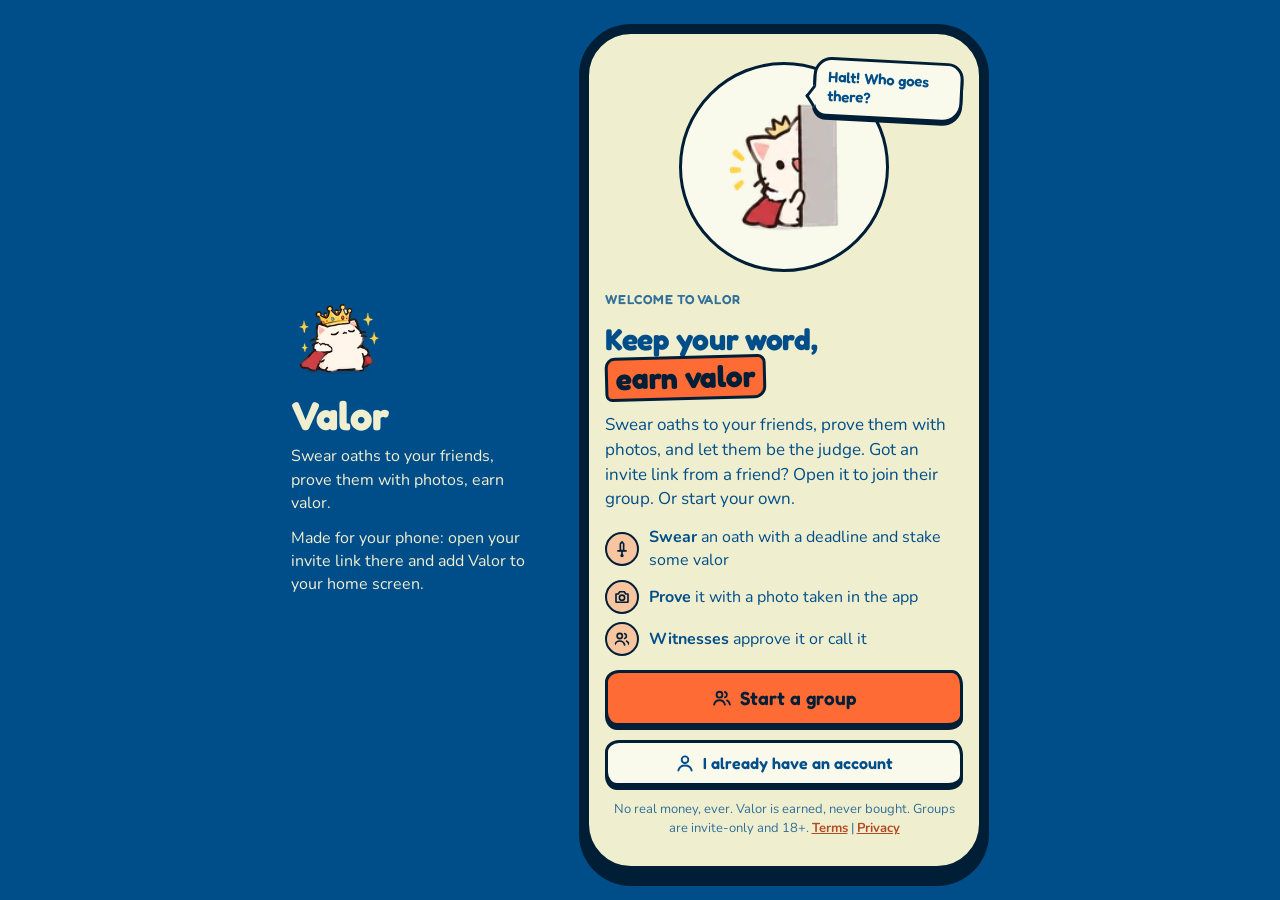
<file: index.html>
<!doctype html>
<html lang="en">
<head>
<meta charset="utf-8">
<meta name="viewport" content="width=device-width, initial-scale=1, viewport-fit=cover">
<meta name="theme-color" content="#004e89">
<meta name="description" content="Valor: swear oaths to your friends, prove them with photos, earn valor.">
<meta name="referrer" content="no-referrer">
<title>Valor</title>
<link rel="icon" href="assets/favicon.ico" sizes="any">
<link rel="icon" type="image/png" sizes="32x32" href="assets/favicon-32.png">
<link rel="apple-touch-icon" href="assets/apple-touch-icon.png">
<link rel="manifest" href="manifest.webmanifest">
<meta name="apple-mobile-web-app-capable" content="yes">
<meta name="mobile-web-app-capable" content="yes">
<meta name="apple-mobile-web-app-title" content="Valor">
<meta name="apple-mobile-web-app-status-bar-style" content="default">
<link rel="preconnect" href="https://fonts.googleapis.com">
<link rel="preconnect" href="https://fonts.gstatic.com" crossorigin>
<link rel="stylesheet" href="https://fonts.googleapis.com/css2?family=Fredoka:wght@500;600;700&family=Nunito:wght@500;700;800&display=swap">
<link rel="stylesheet" href="styles.css">
<!-- The backend URL and public key for this deployment; generated, never committed. -->
<script src="env.js"></script>
<!-- Classic script on purpose: themes the page from ?colors= before first paint. -->
<script src="boot.js"></script>
</head>
<body>
<div class="stage">
  <aside class="desk-note" aria-label="About Valor">
    <img src="assets/cat/regal.webp" srcset="assets/cat/regal.webp 1x, assets/cat/regal@2x.webp 2x" alt="" width="96" height="96">
    <p class="desk-title">Valor</p>
    <p>Swear oaths to your friends, prove them with photos, earn valor.</p>
    <p>Made for your phone: open your invite link there and add Valor to your home screen.</p>
  </aside>
  <div class="phone" id="phone">
    <main class="app" id="app" tabindex="-1"></main>
    <nav class="tabbar" id="tabbar" aria-label="Main" hidden></nav>
    <div class="toasts" id="toasts" role="status" aria-live="polite"></div>
    <div class="layer" id="layer" hidden></div>
    <div class="splash" id="splash" aria-hidden="true">
      <img src="assets/cat/sword.webp" srcset="assets/cat/sword.webp 1x, assets/cat/sword@2x.webp 2x" alt="" width="180" height="180" class="bob">
      <p>Polishing the sword...</p>
    </div>
  </div>
</div>
<noscript><p class="noscript">Valor needs JavaScript to run.</p></noscript>
<script type="module" src="app.js"></script>
</body>
</html>
</file>
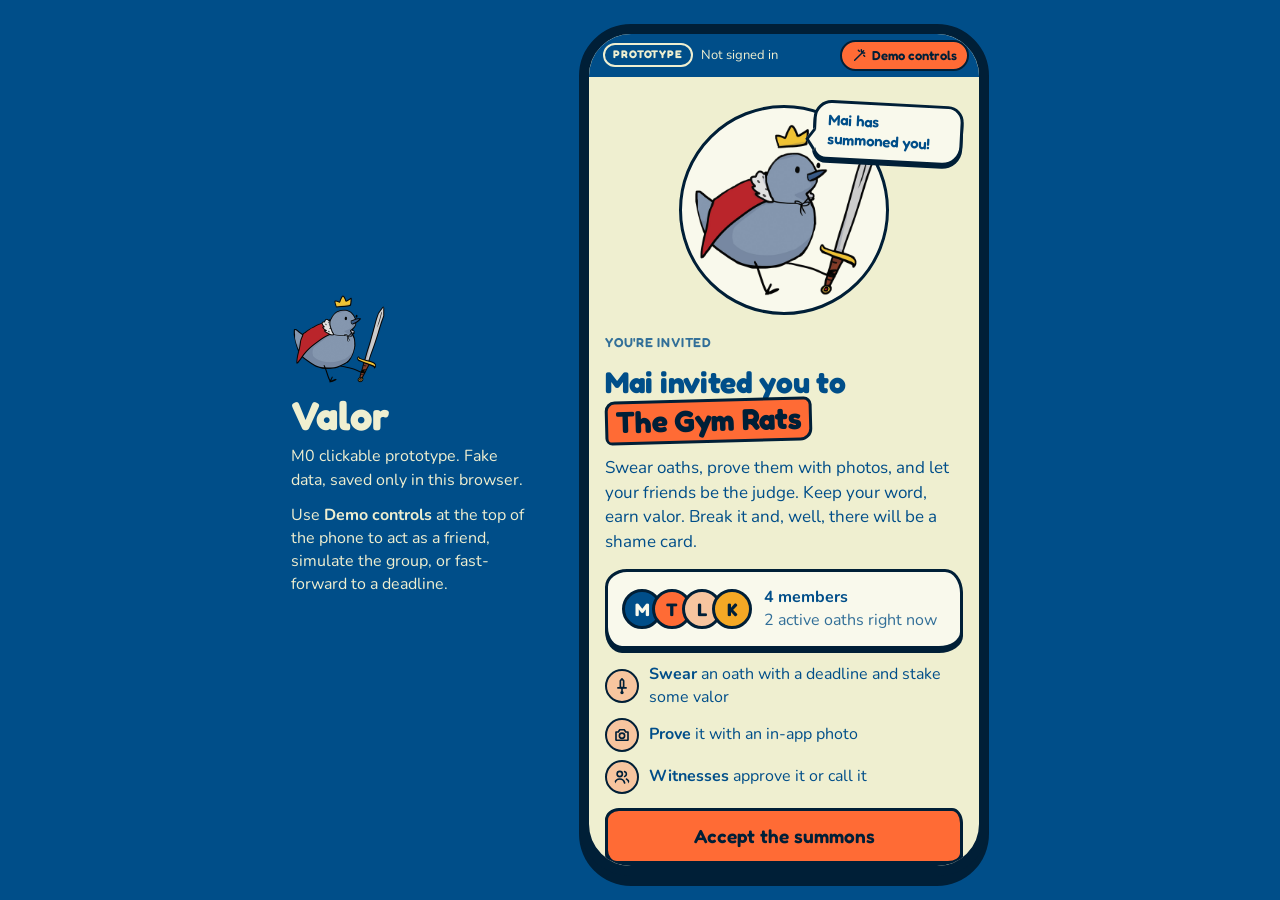
<file: demo/index.html>
<!doctype html>
<html lang="en">
<head>
<meta charset="utf-8">
<meta name="viewport" content="width=device-width, initial-scale=1, viewport-fit=cover">
<meta name="theme-color" content="#004e89">
<meta name="description" content="Valor M0 clickable prototype: swear oaths to your friends, prove them with photos, earn valor.">
<title>Valor prototype</title>
<link rel="icon" href="assets/favicon.ico" sizes="any">
<link rel="icon" type="image/png" sizes="32x32" href="assets/favicon-32.png">
<link rel="apple-touch-icon" href="assets/apple-touch-icon.png">
<link rel="preconnect" href="https://fonts.googleapis.com">
<link rel="preconnect" href="https://fonts.gstatic.com" crossorigin>
<link rel="stylesheet" href="https://fonts.googleapis.com/css2?family=Fredoka:wght@500;600;700&family=Nunito:wght@500;700;800&display=swap">
<link rel="stylesheet" href="styles.css">
<!-- Classic script on purpose: themes the page from ?colors= before first paint. -->
<script src="palette.js"></script>
</head>
<body>
<div class="stage">
  <aside class="desk-note" aria-label="About this prototype">
    <img src="assets/valor-pigeon-192.png" alt="" width="96" height="96">
    <p class="desk-title">Valor</p>
    <p>M0 clickable prototype. Fake data, saved only in this browser.</p>
    <p>Use <b>Demo controls</b> at the top of the phone to act as a friend, simulate the group, or fast-forward to a deadline.</p>
  </aside>
  <div class="phone" id="phone">
    <div class="demo-strip" id="demo-strip"></div>
    <main class="app" id="app" tabindex="-1"></main>
    <nav class="tabbar" id="tabbar" aria-label="Main" hidden></nav>
    <div class="toasts" id="toasts" role="status" aria-live="polite"></div>
    <div class="layer" id="layer" hidden></div>
    <div class="splash" id="splash" aria-hidden="true">
      <img src="assets/valor-pigeon-512.png" alt="" width="180" height="180" class="bob">
      <p>Polishing the sword...</p>
    </div>
  </div>
</div>
<noscript><p class="noscript">The Valor prototype needs JavaScript. Serve this folder with any static server, for example: python3 -m http.server</p></noscript>
<script type="module" src="app.js"></script>
</body>
</html>
</file>
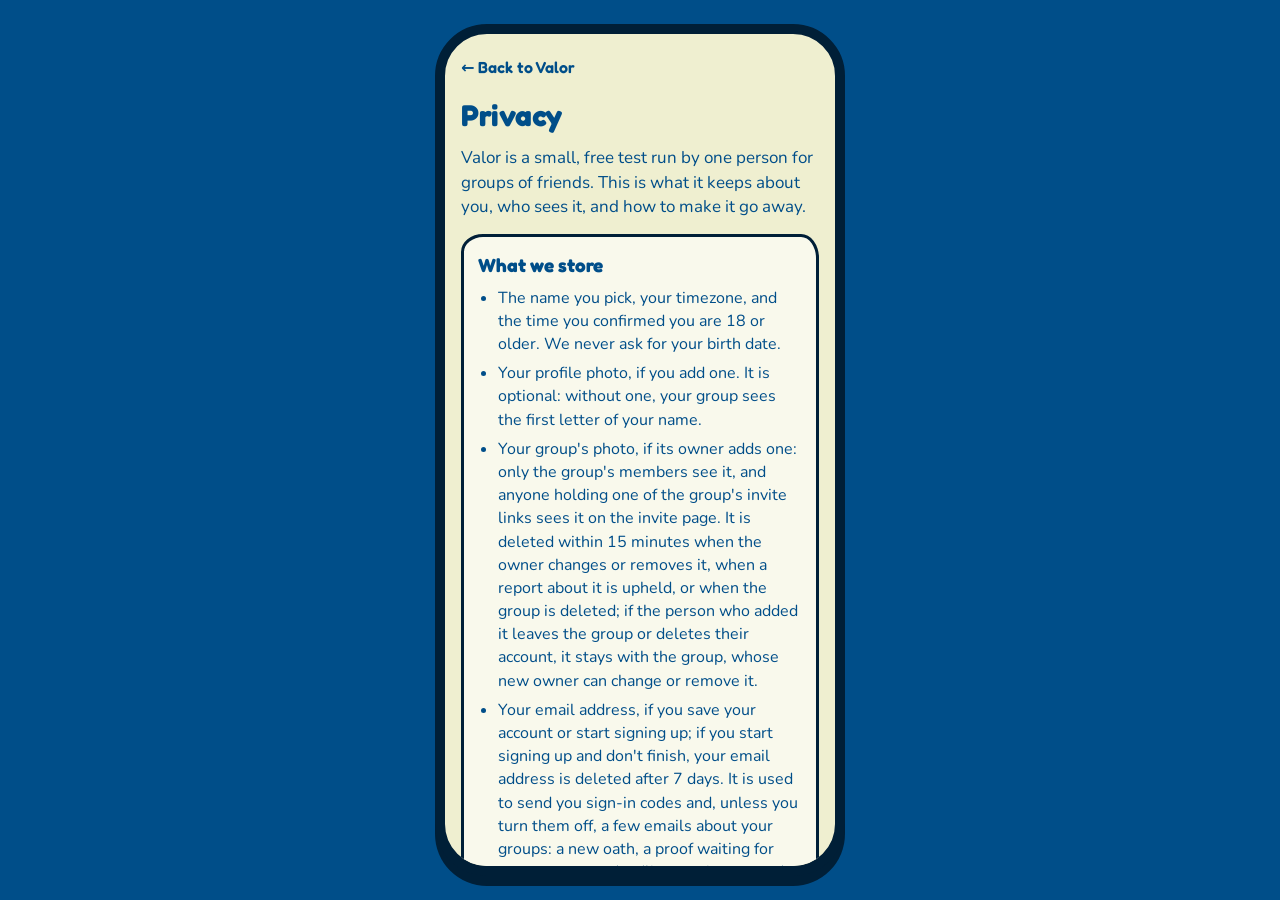
<file: privacy.html>
<!doctype html>
<html lang="en">
<head>
<meta charset="utf-8">
<meta name="viewport" content="width=device-width, initial-scale=1, viewport-fit=cover">
<meta name="theme-color" content="#004e89">
<meta name="referrer" content="no-referrer">
<title>Privacy | Valor</title>
<link rel="icon" href="assets/favicon.ico" sizes="any">
<link rel="stylesheet" href="https://fonts.googleapis.com/css2?family=Fredoka:wght@500;600;700&family=Nunito:wght@500;700;800&display=swap">
<link rel="stylesheet" href="styles.css">
<script src="boot.js"></script>
</head>
<body>
<div class="stage">
  <div class="phone">
    <main class="app doc">
      <article class="screen">
        <a class="btn-back" href="./">&larr; <span>Back to Valor</span></a>
        <h1 class="display">Privacy</h1>
        <p class="lede">Valor is a small, free test run by one person for groups of friends. This is what it keeps about you, who sees it, and how to make it go away.</p>

        <section class="card">
          <h2 class="section-title">What we store</h2>
          <ul>
            <li>The name you pick, your timezone, and the time you confirmed you are 18 or older. We never ask for your birth date.</li>
            <li>Your profile photo, if you add one. It is optional: without one, your group sees the first letter of your name.</li>
            <li>Your group's photo, if its owner adds one: only the group's members see it, and anyone holding one of the group's invite links sees it on the invite page. It is deleted within 15 minutes when the owner changes or removes it, when a report about it is upheld, or when the group is deleted; if the person who added it leaves the group or deletes their account, it stays with the group, whose new owner can change or remove it.</li>
            <li>Your email address, if you save your account or start signing up; if you start signing up and don't finish, your email address is deleted after 7 days. It is used to send you sign-in codes and, unless you turn them off, a few emails about your groups: a new oath, a proof waiting for your vote, your deadline coming up, and how an oath ended. Never more than a few a day, and every one has a link to stop them, no sign-in needed. They carry a first name, the group's name and a link, never a photo. If you're in a duel, we also email you when you're challenged, when your challenge is answered, when your rival checks in (at most once a day), and the result. Your group is told once when a duel begins and once how it ends. These emails carry first names, the group's name and a link, and the same switch and unsubscribe link turn them off.</li>
            <li>A short record of the emails Valor sent you or chose not to (which kind, for which oath or duel, when), so it never sends the same one twice.</li>
            <li>Your oaths, proof photos, photo replies, messages, reactions and witness votes.</li>
            <li>Your valor: every change to it is one line in a ledger (stakes, rewards, witnessing, the daily top-up).</li>
            <li>Small counts of what happens, such as which days you opened the app and when you tapped "Tell the group", so the operator can tell whether Valor is working.</li>
            <li>Any reports you file, and blocks you make.</li>
          </ul>
          <p>Photos are resized on your phone before upload, which also strips their EXIF data, including location data. The oath and the time are stamped on proof photos. A profile photo is cropped to a square and shrunk on your phone the same way.</p>
          <p>Your phone keeps your sign-in, your chosen theme and the last group you opened in its own browser storage.</p>
        </section>

        <section class="card">
          <h2 class="section-title">Who can see it</h2>
          <ul>
            <li>The people in your group see your name, your oaths, photos, messages, votes, reactions and valor. Nobody outside your group can, and there is no public feed or search.</li>
            <li>Your profile photo is seen only by people who are in a group with you right now. When someone leaves your groups, or you leave theirs, they stop seeing it.</li>
            <li>If you block someone, neither of you sees the other's oaths, photos, profile photo or messages.</li>
            <li>The operator can technically see everything stored, including photos. They look at content only when it is reported, or to keep the app running.</li>
            <li>Your email is never shown to your group.</li>
          </ul>
          <p>Valor runs on Supabase (data and photos, stored in Singapore) and GitHub Pages (the web pages), sends its emails through Resend, and loads its fonts from Google Fonts. Resend sees your email address and the email it delivers. Those services see technical details such as your IP address when your phone talks to them, and keep their own short-lived logs. There are no ads and no tracking, and nothing is sold or shared with anyone else.</p>
        </section>

        <section class="card">
          <h2 class="section-title">How long we keep it</h2>
          <ul>
            <li>Photos are deleted 30 days after the oath settles. The oath and its result stay, so your history still adds up.</li>
            <li>A reported photo, profile photos included, stops being shown at once; if the operator agrees with the report, it is deleted.</li>
            <li>When you change or remove your profile photo, the old one is deleted within 15 minutes.</li>
            <li>The record of emails sent is deleted after a week.</li>
            <li>Everything else stays until you delete your account, leave a group that then has nobody in it, or the test ends.</li>
            <li>Any weekly summaries kept for the operator hold only counts, never names.</li>
          </ul>
        </section>

        <section class="card">
          <h2 class="section-title">Deleting everything</h2>
          <p>In Valor, open Profile and tap "Delete my account". Your name, oaths, proofs, votes, messages, reactions, valor and reports you filed are removed at once, and your photos, your profile photo included, are deleted within 15 minutes; a group photo you added stays with its group, as described above. Your friends' own oaths and groups carry on without you. There are no backups to chase.</p>
          <p>Leaving a group is also always free: your active oaths there are withdrawn and your stakes come back.</p>
        </section>

        <section class="card">
          <h2 class="section-title">Contact</h2>
          <p>Questions, or a deletion you cannot do yourself: <a href="mailto:hello@vnlabs.dev">hello@vnlabs.dev</a>.</p>
        </section>

        <p class="fine">See also the <a href="terms.html">terms</a>.</p>
      </article>
    </main>
  </div>
</div>
</body>
</html>
</file>
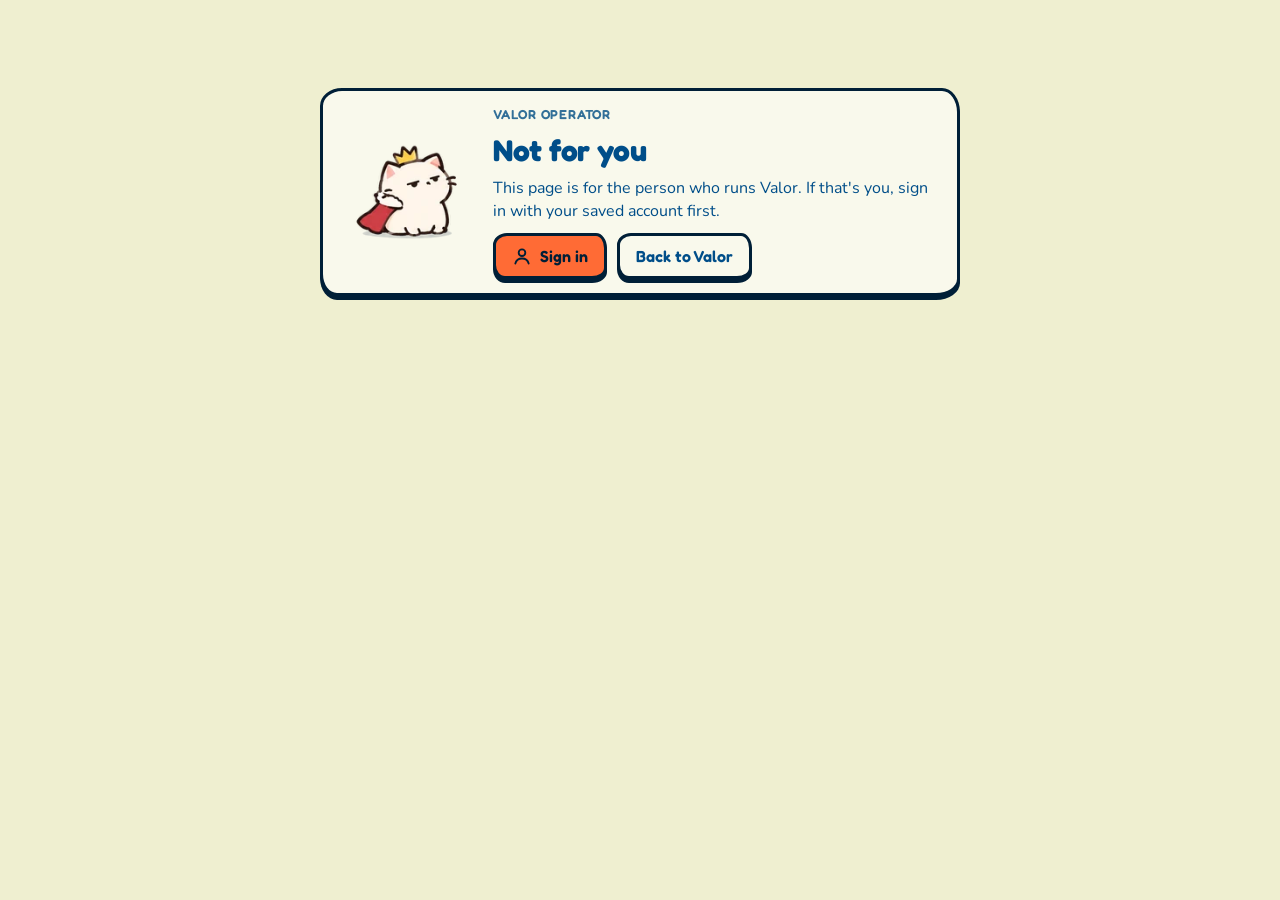
<file: review.html>
<!doctype html>
<html lang="en">
<head>
<meta charset="utf-8">
<meta name="viewport" content="width=device-width, initial-scale=1, viewport-fit=cover">
<meta name="theme-color" content="#004e89">
<meta name="referrer" content="no-referrer">
<meta name="robots" content="noindex">
<title>Reports | Valor operator</title>
<link rel="icon" href="assets/favicon.ico" sizes="any">
<link rel="stylesheet" href="https://fonts.googleapis.com/css2?family=Fredoka:wght@500;600;700&family=Nunito:wght@500;700;800&display=swap">
<link rel="stylesheet" href="styles.css">
<!-- The backend URL and public key for this deployment; generated, never committed. -->
<script src="env.js"></script>
<script src="boot.js"></script>
</head>
<body class="admin-page" data-page="review">
<!-- An empty shell: reports arrive only from admin_reports(), which refuses anyone but the operator. -->
<main class="admin" id="admin" tabindex="-1"></main>
<noscript><p class="noscript">This page needs JavaScript.</p></noscript>
<script type="module" src="admin.js"></script>
</body>
</html>
</file>
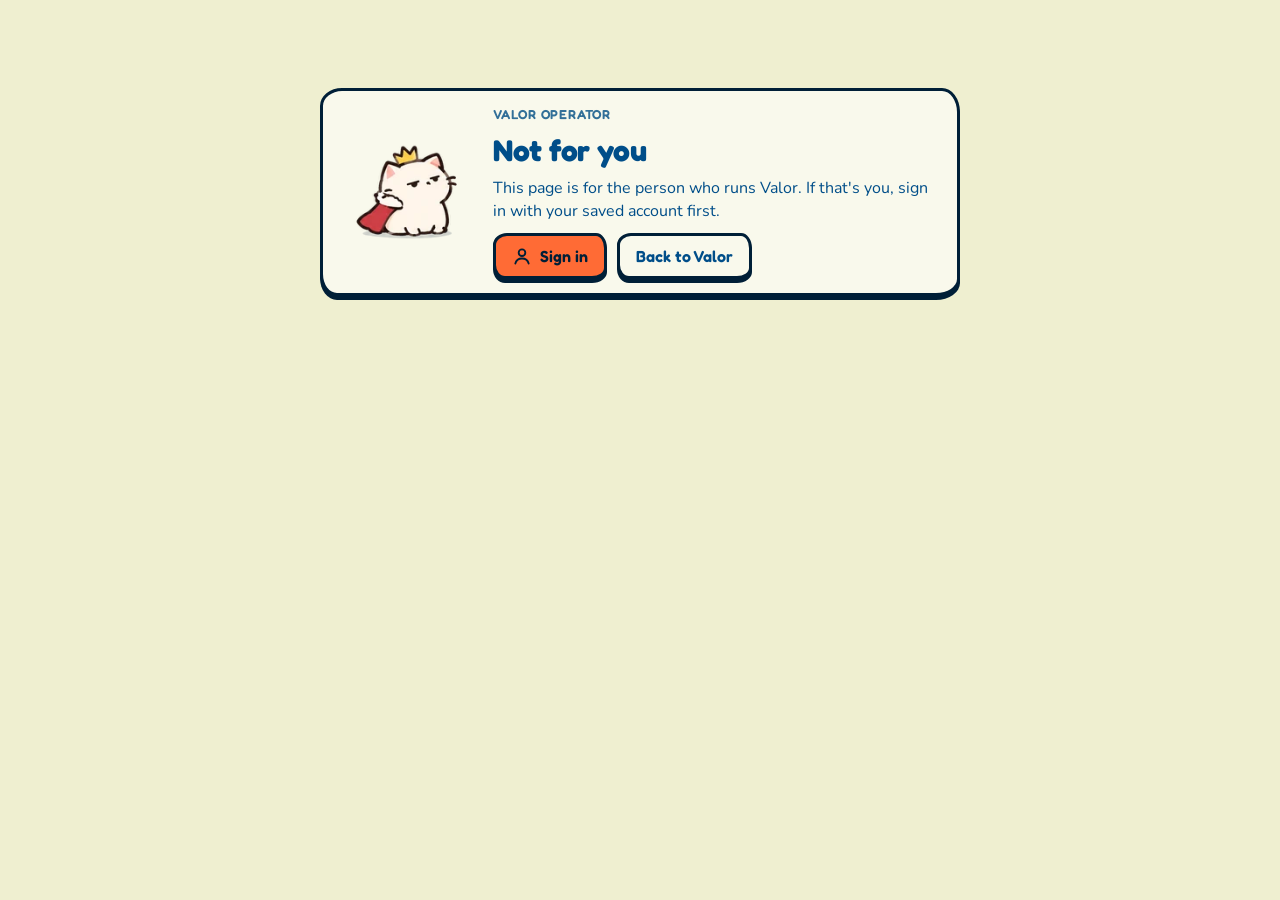
<file: stats.html>
<!doctype html>
<html lang="en">
<head>
<meta charset="utf-8">
<meta name="viewport" content="width=device-width, initial-scale=1, viewport-fit=cover">
<meta name="theme-color" content="#004e89">
<meta name="referrer" content="no-referrer">
<meta name="robots" content="noindex">
<title>Numbers | Valor operator</title>
<link rel="icon" href="assets/favicon.ico" sizes="any">
<link rel="stylesheet" href="https://fonts.googleapis.com/css2?family=Fredoka:wght@500;600;700&family=Nunito:wght@500;700;800&display=swap">
<link rel="stylesheet" href="styles.css">
<!-- The backend URL and public key for this deployment; generated, never committed. -->
<script src="env.js"></script>
<script src="boot.js"></script>
</head>
<body class="admin-page" data-page="stats">
<!-- An empty shell: the numbers arrive only from admin_stats(), which refuses anyone but the operator. -->
<main class="admin" id="admin" tabindex="-1"></main>
<noscript><p class="noscript">This page needs JavaScript.</p></noscript>
<script type="module" src="admin.js"></script>
</body>
</html>
</file>
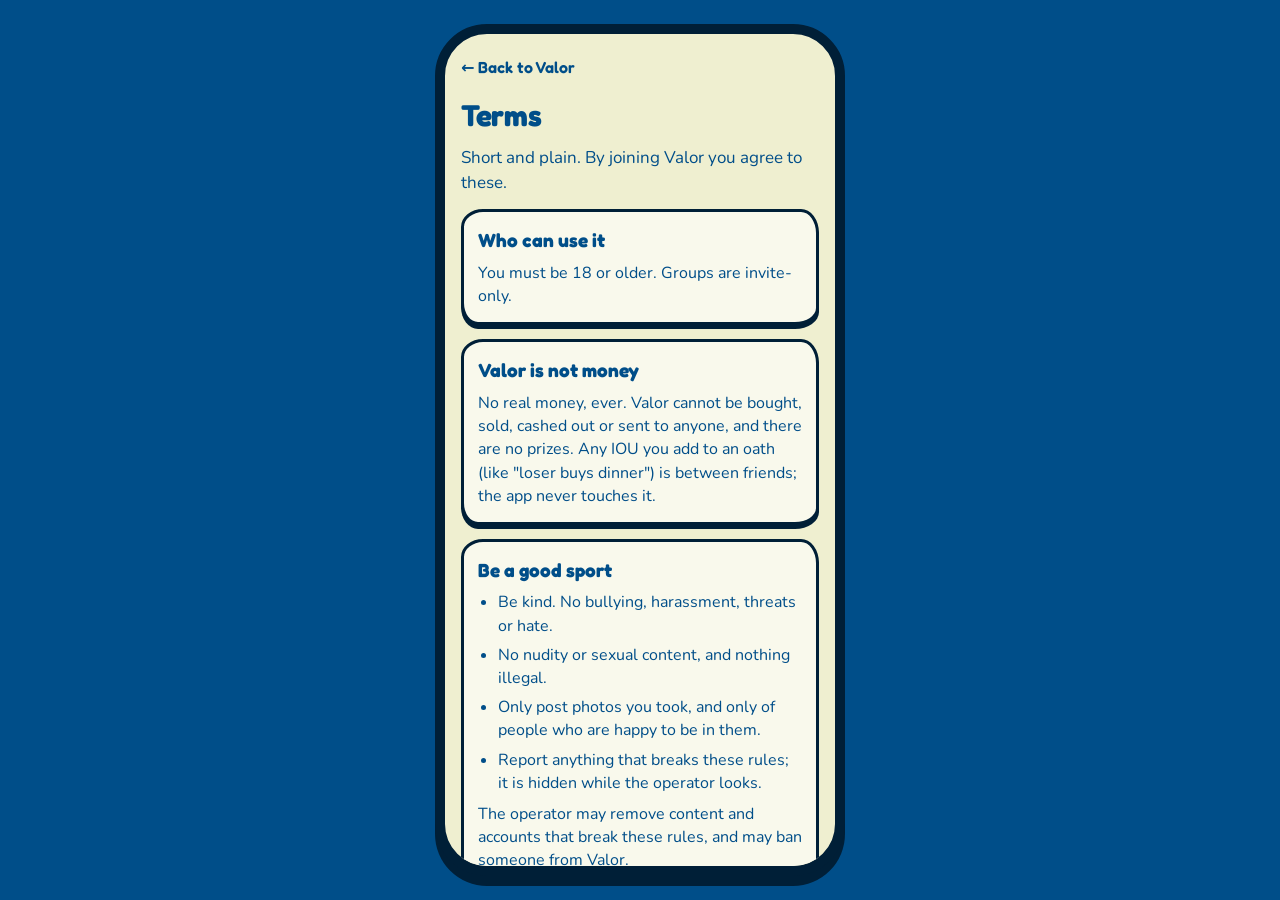
<file: terms.html>
<!doctype html>
<html lang="en">
<head>
<meta charset="utf-8">
<meta name="viewport" content="width=device-width, initial-scale=1, viewport-fit=cover">
<meta name="theme-color" content="#004e89">
<meta name="referrer" content="no-referrer">
<title>Terms | Valor</title>
<link rel="icon" href="assets/favicon.ico" sizes="any">
<link rel="stylesheet" href="https://fonts.googleapis.com/css2?family=Fredoka:wght@500;600;700&family=Nunito:wght@500;700;800&display=swap">
<link rel="stylesheet" href="styles.css">
<script src="boot.js"></script>
</head>
<body>
<div class="stage">
  <div class="phone">
    <main class="app doc">
      <article class="screen">
        <a class="btn-back" href="./">&larr; <span>Back to Valor</span></a>
        <h1 class="display">Terms</h1>
        <p class="lede">Short and plain. By joining Valor you agree to these.</p>

        <section class="card">
          <h2 class="section-title">Who can use it</h2>
          <p>You must be 18 or older. Groups are invite-only.</p>
        </section>

        <section class="card">
          <h2 class="section-title">Valor is not money</h2>
          <p>No real money, ever. Valor cannot be bought, sold, cashed out or sent to anyone, and there are no prizes. Any IOU you add to an oath (like "loser buys dinner") is between friends; the app never touches it.</p>
        </section>

        <section class="card">
          <h2 class="section-title">Be a good sport</h2>
          <ul>
            <li>Be kind. No bullying, harassment, threats or hate.</li>
            <li>No nudity or sexual content, and nothing illegal.</li>
            <li>Only post photos you took, and only of people who are happy to be in them.</li>
            <li>Report anything that breaks these rules; it is hidden while the operator looks.</li>
          </ul>
          <p>The operator may remove content and accounts that break these rules, and may ban someone from Valor.</p>
        </section>

        <section class="card">
          <h2 class="section-title">A free test</h2>
          <p>Valor is a free test with no guarantees. It may change, lose data, or stop, and the operator may end it at any time. Use it for fun and for keeping your word, not for anything you cannot afford to lose.</p>
        </section>

        <section class="card">
          <h2 class="section-title">Questions</h2>
          <p>Write to <a href="mailto:hello@vnlabs.dev">hello@vnlabs.dev</a>. How your data is handled is in the <a href="privacy.html">privacy note</a>.</p>
        </section>
      </article>
    </main>
  </div>
</div>
</body>
</html>
</file>
<file: styles.css>
/* Valor styles, carried over from the M0 prototype.
   Visual language follows the mascot drawing: thick dark outlines, rounded
   chunky shapes, flat fills, a friendly rounded display font and a slight
   hand-made wobble. Colours come only from the --v-* role tokens that
   palette.ts derives, so any palette stays readable. */

:root {
  /* fallbacks match the default palette; palette.ts overrides them */
  --v-background: #efefd0; --v-surface: #f9f9ec; --v-surface2: #f3f3dc;
  --v-text: #004e89; --v-muted: #326f98; --v-ink: #001f37; --v-border: #001f37;
  --v-nav: #004e89; --v-nav-contrast: #efefd0; --v-focus: #004e89; --v-plate: #f9f9ec;
  --v-primary: #ff6b35; --v-primary-contrast: #001f37; --v-primary-text: #b24b25;
  --v-secondary: #004e89; --v-secondary-contrast: #f9f9ec; --v-secondary-text: #004e89;
  --v-accent: #1a659e; --v-accent-contrast: #f9f9ec; --v-accent-text: #1a659e;
  --v-success: #1e9e3e; --v-success-contrast: #001f37; --v-success-text: #107c2a;
  --v-danger: #bf2318; --v-danger-contrast: #f9f9ec; --v-danger-text: #bf2318;
  --v-warning: #f4a825; --v-warning-contrast: #001f37; --v-warning-text: #8f6216;

  --font-display: "Fredoka", "Nunito", ui-rounded, system-ui, sans-serif;
  --font-body: "Nunito", ui-rounded, system-ui, sans-serif;
  --line: 3px;
  --r-wobble: 22px 18px 24px 17px / 18px 24px 17px 22px;
  --r-wobble-sm: 14px 11px 15px 12px / 12px 15px 11px 14px;
  --drop: 0 4px 0 var(--v-ink);
  --gutter: 16px;
}

*, *::before, *::after { box-sizing: border-box; }
html, body { margin: 0; height: 100%; }
body {
  font-family: var(--font-body);
  font-size: 16px;
  line-height: 1.45;
  color: var(--v-text);
  background: var(--v-nav);
  -webkit-font-smoothing: antialiased;
  -webkit-tap-highlight-color: transparent;
}
img { max-width: 100%; display: block; }
button, input { font: inherit; color: inherit; }
a { color: var(--v-primary-text); font-weight: 700; }
code { font-family: ui-monospace, SFMono-Regular, Menlo, monospace; font-size: 0.85em; }
.break { overflow-wrap: anywhere; }
/* Text people type (captions, oath titles, IOUs, names, mottos, messages) can be long and
   unbroken: it wraps, breaking inside a word only when it must, and is never clipped. */
.caption, .vow, .iou-line, .chip-iou, .iou-result, .who, .eyebrow, .feed-head .grow, .msg-meta,
.board-name, .menu .grow, .sheet-title, .sheet p, .ceremony-line, .result-title, .rankup-title,
.swear > p, .group-name, .group-switch, .system span, .toast { overflow-wrap: anywhere; }
.sr-only {
  position: absolute !important; width: 1px; height: 1px; padding: 0; margin: -1px;
  overflow: hidden; clip: rect(0 0 0 0); white-space: nowrap; border: 0;
}
:focus { outline: none; }
:focus-visible {
  outline: 3px solid var(--v-focus);
  outline-offset: 3px;
  box-shadow: 0 0 0 3px var(--v-background);
}
h1:focus-visible { outline: none; box-shadow: none; }

/* ------------------------------------------------------------ the stage */
.stage { min-height: 100%; }
.phone {
  position: relative;
  display: grid;
  grid-template-rows: 1fr auto;
  height: 100vh;
  height: 100dvh;
  background: var(--v-background);
  overflow: hidden;
}
.desk-note { display: none; }

@media (min-width: 560px) and (min-height: 700px) {
  .stage {
    display: flex; align-items: center; justify-content: center; gap: 48px;
    min-height: 100vh; padding: 24px;
  }
  .phone {
    width: 410px; /* 390 px of screen inside a 10 px bezel */
    height: min(864px, calc(100vh - 48px));
    border: 10px solid var(--v-ink);
    border-radius: 52px;
    box-shadow: 0 10px 0 var(--v-ink);
    flex: none;
  }
}
@media (min-width: 1000px) and (min-height: 700px) {
  .desk-note {
    display: block; width: 240px; color: var(--v-nav-contrast);
  }
  .desk-note img { width: 96px; height: 96px; margin-bottom: 8px; }
  .desk-note .desk-title { font-family: var(--font-display); font-size: 40px; font-weight: 700; margin: 0 0 10px; line-height: 1; }
  .desk-note p { margin: 0 0 12px; }
  .desk-note a { color: var(--v-nav-contrast); }
}

/* --------------------------------------------------------- app + screens */
.app::-webkit-scrollbar { display: none; }
.app {
  scrollbar-width: none;
  overflow-y: auto; overflow-x: hidden; overscroll-behavior: contain;
  position: relative; scroll-behavior: smooth;
  padding-top: env(safe-area-inset-top); /* the demo strip used to sit under the notch */
}
.screen { padding: 16px var(--gutter) 28px; display: flex; flex-direction: column; gap: 14px; }
.screen > p { margin: 0; }
.ic { width: 20px; height: 20px; flex: none; }
.rot90 { transform: rotate(90deg); }
.grow { flex: 1; min-width: 0; }
.muted { color: var(--v-muted); }
.small { font-size: 13px; }
.fine { font-size: 13px; color: var(--v-muted); text-align: center; margin: 0; }
.eyebrow {
  font-family: var(--font-display); font-weight: 600; font-size: 13px; letter-spacing: 0.06em; text-transform: uppercase;
  color: var(--v-muted); margin: 0;
}
.display {
  font-family: var(--font-display); font-weight: 700; font-size: 30px; line-height: 1.1; margin: 0;
  letter-spacing: -0.01em; overflow-wrap: anywhere;
}
.lede { margin: 0; font-size: 17px; }
.hl {
  background: var(--v-primary); color: var(--v-primary-contrast);
  padding: 0 8px; border-radius: 10px 8px 12px 7px; border: var(--line) solid var(--v-ink);
  display: inline-block; transform: rotate(-1.5deg); line-height: 1.25;
}
.section-title {
  font-family: var(--font-display); font-weight: 700; font-size: 19px; margin: 8px 0 0;
  display: flex; align-items: center; gap: 8px;
}
.count {
  font-size: 13px; min-width: 24px; height: 24px; display: inline-grid; place-items: center; padding: 0 6px;
  background: var(--v-accent); color: var(--v-accent-contrast); border: 2px solid var(--v-ink); border-radius: 999px;
}

/* ------------------------------------------------------------------ cards */
.card {
  background: var(--v-surface); color: var(--v-text);
  border: var(--line) solid var(--v-border); border-radius: var(--r-wobble);
  box-shadow: var(--drop);
  padding: 14px;
}
a.card { text-decoration: none; display: block; }
a.card.oath-card, a.card.duel-card { display: flex; }
a.card, button.card { cursor: pointer; transition: transform 0.12s ease, box-shadow 0.12s ease; }
a.card:hover, button.card:hover { transform: translateY(-1px) rotate(-0.3deg); }
a.card:active, button.card:active { transform: translateY(3px); box-shadow: 0 1px 0 var(--v-ink); }
.list { display: flex; flex-direction: column; gap: 12px; }

/* --------------------------------------------------------------- buttons */
.btn {
  display: inline-flex; align-items: center; justify-content: center; gap: 8px;
  min-height: 46px; padding: 10px 16px;
  font-family: var(--font-display); font-weight: 600; font-size: 16px; line-height: 1.15; text-align: center;
  color: var(--v-text); background: var(--v-surface);
  border: var(--line) solid var(--v-ink); border-radius: var(--r-wobble-sm);
  box-shadow: var(--drop); cursor: pointer; text-decoration: none;
  transition: transform 0.08s ease, box-shadow 0.08s ease;
}
.btn:active:not(:disabled) { transform: translateY(3px); box-shadow: 0 1px 0 var(--v-ink); }
.btn:disabled { opacity: 0.55; cursor: not-allowed; }
.btn-primary { background: var(--v-primary); color: var(--v-primary-contrast); }
.btn-secondary { background: var(--v-secondary); color: var(--v-secondary-contrast); }
.btn-success { background: var(--v-success); color: var(--v-success-contrast); }
.btn-danger { background: var(--v-danger); color: var(--v-danger-contrast); }
.btn-danger-outline { background: var(--v-surface); color: var(--v-danger-text); }
.btn-ghost { background: var(--v-surface); }
.btn-lg { min-height: 56px; font-size: 19px; }
.btn-sm { min-height: 36px; padding: 6px 12px; font-size: 14px; box-shadow: 0 3px 0 var(--v-ink); border-width: 2px; }
.btn-block { width: 100%; }
.btn.picked { box-shadow: inset 0 3px 0 rgba(0, 0, 0, 0.18); transform: translateY(3px); }
.btn-danger-outline.picked { background: var(--v-danger); color: var(--v-danger-contrast); }
.btn-row { display: flex; gap: 10px; flex-wrap: wrap; }
.btn-row > * { min-width: 0; }
.btn-back {
  align-self: flex-start; display: inline-flex; align-items: center; gap: 4px;
  background: none; border: 0; padding: 6px 8px 6px 0; cursor: pointer;
  font-family: var(--font-display); font-weight: 600; color: var(--v-text);
}
.btn-icon {
  width: 44px; height: 44px; flex: none; display: inline-grid; place-items: center;
  background: var(--v-surface); color: var(--v-text);
  border: var(--line) solid var(--v-ink); border-radius: 50%; cursor: pointer; box-shadow: 0 3px 0 var(--v-ink);
}
.btn-icon:active { transform: translateY(2px); box-shadow: 0 1px 0 var(--v-ink); }
.btn-icon-sm { width: 34px; height: 34px; border-width: 2px; box-shadow: none; }
.btn-icon-sm .ic { width: 18px; height: 18px; }
.btn-icon-primary { background: var(--v-primary); color: var(--v-primary-contrast); }

/* ------------------------------------------------------------ pills, chips */
.pill, .chip, .badge {
  display: inline-flex; align-items: center; gap: 4px; white-space: nowrap;
  font-weight: 800; font-size: 13px; line-height: 1;
  padding: 5px 10px; border-radius: 999px; border: 2px solid var(--v-ink);
  background: var(--v-surface2); color: var(--v-text);
}
.pill .ic, .chip .ic { width: 15px; height: 15px; }
.pill-sm { font-size: 11px; padding: 2px 7px; gap: 3px; vertical-align: 2px; }
.pill-sm .ic { width: 12px; height: 12px; }
.pill-success { background: var(--v-success); color: var(--v-success-contrast); }
.pill-danger { background: var(--v-danger); color: var(--v-danger-contrast); }
.pill-warning { background: var(--v-warning); color: var(--v-warning-contrast); }
.badge { background: var(--v-accent); color: var(--v-accent-contrast); align-self: flex-start; font-family: var(--font-display); font-weight: 600; }
.chip-valor { background: var(--v-surface); }
.chip-valor .ic { width: 17px; height: 17px; }
.chip-lg { font-size: 18px; padding: 6px 12px; }
.chip-lg .ic { width: 22px; height: 22px; }
.chip-iou { background: var(--v-accent); color: var(--v-accent-contrast); white-space: normal; line-height: 1.2; max-width: 100%; border-radius: 14px; }
.chip-accent { background: var(--v-accent); color: var(--v-accent-contrast); }
.chips { display: flex; flex-wrap: wrap; gap: 8px; }
.chip-choice { cursor: pointer; padding: 8px 12px; font-size: 14px; min-height: 36px; }
.chip-choice.on { background: var(--v-secondary); color: var(--v-secondary-contrast); box-shadow: 0 2px 0 var(--v-ink); }

/* ------------------------------------------------------------------ mascot */
.mascot { user-select: none; -webkit-user-drag: none; pointer-events: none; }
.plate {
  background: var(--v-plate); border: var(--line) solid var(--v-border); border-radius: 50%;
  display: grid; place-items: center; aspect-ratio: 1;
}
.bubble {
  position: relative; background: var(--v-surface); color: var(--v-text);
  border: var(--line) solid var(--v-ink); border-radius: 18px 16px 20px 14px;
  padding: 8px 12px; font-family: var(--font-display); font-weight: 600; font-size: 15px; line-height: 1.25;
  box-shadow: 0 3px 0 var(--v-ink);
}
.bubble::after {
  content: ""; position: absolute; width: 14px; height: 14px; background: inherit;
  border: var(--line) solid var(--v-ink); border-top: 0; border-right: 0;
}
.bubble-left::after { left: -9px; bottom: 14px; transform: rotate(45deg) skew(10deg, 10deg); }
.bubble-up { align-self: center; }
.bubble-up::after { left: calc(50% - 7px); top: -9px; transform: rotate(135deg); }

@keyframes bob { 0%, 100% { transform: translateY(0) rotate(-2deg); } 50% { transform: translateY(-8px) rotate(2deg); } }
@keyframes wiggle { 0%, 100% { transform: rotate(0); } 20% { transform: rotate(-7deg); } 40% { transform: rotate(6deg); } 60% { transform: rotate(-3deg); } 80% { transform: rotate(2deg); } }
@keyframes hop { 0%, 100% { transform: translateY(0) scale(1, 1); } 15% { transform: translateY(0) scale(1.06, 0.92); } 45% { transform: translateY(-26px) scale(0.96, 1.05) rotate(-4deg); } 70% { transform: translateY(0) scale(1.04, 0.95); } }
@keyframes slump { 0% { transform: rotate(0) translateY(0); } 100% { transform: rotate(14deg) translateY(10px); } }
@keyframes stamp { 0% { transform: scale(2.4) rotate(-30deg); opacity: 0; } 60% { transform: scale(0.9) rotate(-12deg); opacity: 1; } 100% { transform: scale(1) rotate(-14deg); } }
@keyframes pop-in { from { transform: translateY(12px); opacity: 0; } to { transform: none; opacity: 1; } }
.bob { animation: bob 2.6s ease-in-out infinite; }
.wiggle { animation: wiggle 1.4s ease-in-out infinite; transform-origin: 50% 85%; }
.hop { animation: hop 1.1s ease-in-out infinite; transform-origin: 50% 100%; }
.slump { animation: slump 1.2s ease-out forwards; transform-origin: 50% 90%; }
@media (prefers-reduced-motion: reduce) {
  .bob, .wiggle, .hop, .slump, .seal, .sheet, .feed-item, .toast { animation: none !important; }
  .app { scroll-behavior: auto; }
}

/* -------------------------------------------------------------- splash */
.splash {
  position: absolute; inset: 0; z-index: 50; display: grid; place-content: center; justify-items: center; gap: 8px;
  background: var(--v-background); color: var(--v-text);
  font-family: var(--font-display); font-weight: 600; font-size: 18px; transition: opacity 0.35s ease;
}
.splash img { width: 180px; height: 180px; }
.splash.gone { opacity: 0; pointer-events: none; }

/* -------------------------------------------------------------- invite */
.invite { padding-top: 22px; }
.invite-hero { position: relative; display: flex; justify-content: center; padding: 6px 0 4px; }
.invite-hero .plate { width: 210px; }
.hero-mascot { width: 92%; height: auto; }
.invite-hero .bubble { position: absolute; right: 0; top: 4px; max-width: 150px; transform: rotate(3deg); }
.invite-hero .bubble-left::after { left: -9px; bottom: 10px; }
.member-row { display: flex; align-items: center; gap: 12px; }
.invite-group .grow { display: flex; flex-direction: column; gap: 2px; }
.invite-group-name { font-family: var(--font-display); font-weight: 700; font-size: 18px; line-height: 1.15; overflow-wrap: anywhere; }
.stack-avatars { display: flex; }
.stack-avatars .avatar + .avatar { margin-left: -10px; }
.how { list-style: none; margin: 0; padding: 0; display: grid; gap: 8px; }
.how li { display: flex; gap: 10px; align-items: center; }
.how .ic { width: 34px; height: 34px; padding: 6px; border: 2px solid var(--v-ink); border-radius: 50%; background: var(--v-accent); color: var(--v-accent-contrast); }

/* ---------------------------------------------------------------- avatar */
.avatar {
  --size: 40px;
  position: relative; overflow: hidden;
  width: var(--size); height: var(--size); flex: none;
  display: inline-grid; place-items: center; border-radius: 50%;
  background: var(--av-bg); color: var(--av-fg);
  border: var(--line) solid var(--v-ink);
  font-family: var(--font-display); font-weight: 700; font-size: calc(var(--size) * 0.45);
}
.avatar.xs { --size: 22px; border-width: 2px; font-size: 11px; }
.avatar.sm { --size: 32px; border-width: 2px; }
.avatar.lg { --size: 52px; }
.avatar.xl { --size: 68px; }
.avatar.xxl { --size: 112px; }
/* A profile photo fills the circle inside the border, over the initial, without changing its size. */
.avatar-img {
  position: absolute; inset: 0; width: 100%; height: 100%;
  object-fit: cover; border-radius: 50%; display: block;
}
.avatar-img:not([src]) { visibility: hidden; }

/* ------------------------------------------------------------ group tile */
/* A group's photo, or its initial on its own colour: a rounded square, so it never reads as a person. */
.group-tile {
  --size: 40px;
  position: relative; overflow: hidden;
  width: var(--size); height: var(--size); flex: none;
  display: inline-grid; place-items: center; border-radius: calc(var(--size) * 0.28);
  background: var(--tile-bg); color: var(--tile-fg);
  border: var(--line) solid var(--v-ink);
  font-family: var(--font-display); font-weight: 700; font-size: calc(var(--size) * 0.48); line-height: 1;
}
.group-tile.md { --size: 44px; }
.group-tile.lg { --size: 52px; }
.group-tile.xxl { --size: 112px; }
.tile-img { position: absolute; inset: 0; width: 100%; height: 100%; object-fit: cover; display: block; }
.tile-img:not([src]) { visibility: hidden; }

/* ----------------------------------------------------------------- forms */
.form { display: flex; flex-direction: column; gap: 14px; }
.field { display: flex; flex-direction: column; gap: 6px; border: 0; padding: 0; margin: 0; min-width: 0; }
.label { font-family: var(--font-display); font-weight: 600; font-size: 16px; padding: 0; }
input[type="text"], input[type="email"], input[type="datetime-local"] {
  width: 100%; min-height: 48px; padding: 10px 12px;
  background: var(--v-surface2); color: var(--v-text);
  border: var(--line) solid var(--v-ink); border-radius: 12px 10px 13px 9px;
}
input::placeholder { color: var(--v-muted); opacity: 1; }
.inline-field { display: flex; align-items: center; gap: 8px; }
.inline-field input { flex: 1; min-width: 0; }
.check { display: flex; gap: 10px; align-items: flex-start; cursor: pointer; }
.check input {
  appearance: none; flex: none; width: 26px; height: 26px; margin: 0; cursor: pointer;
  border: var(--line) solid var(--v-ink); border-radius: 8px; background: var(--v-surface2);
  display: grid; place-items: center;
}
.check input:checked { background: var(--v-success); }
.check input:checked::after {
  content: ""; width: 7px; height: 13px; border: solid var(--v-success-contrast); border-width: 0 3px 3px 0;
  transform: translateY(-2px) rotate(45deg);
}
.check input[type="radio"] { border-radius: 50%; }
.check input[type="radio"]:checked::after { width: 10px; height: 10px; border: 0; border-radius: 50%; background: var(--v-success-contrast); transform: none; }
.check span { padding-top: 2px; }
.reasons { gap: 10px; }
.form-error {
  margin: 0; padding: 8px 12px; border-radius: 12px; border: 2px solid var(--v-ink);
  background: var(--v-danger); color: var(--v-danger-contrast); font-weight: 700;
}
.notice { margin: 0; padding: 10px 12px; border-radius: 12px; border: 2px dashed var(--v-border); }
.signup-head { display: flex; align-items: center; gap: 12px; }
.signup-mascot { width: 104px; height: 104px; }
.signup-head .bubble { transform: rotate(-2deg); }

/* ---------------------------------------------------------------- topbar */
.topbar {
  position: sticky; top: 0; z-index: 5;
  display: flex; align-items: center; gap: 10px;
  padding: 10px var(--gutter);
  background: var(--v-background);
  border-bottom: var(--line) solid var(--v-border);
}
.topbar-mascot { width: 44px; height: 44px; }
.topbar-tile { flex: none; padding: 0; border: 0; background: none; border-radius: 14px; cursor: pointer; line-height: 0; }
.topbar-tile:focus-visible { outline: 3px solid var(--v-focus); outline-offset: 2px; }
.topbar-title { flex: 1; min-width: 0; display: flex; flex-direction: column; }
.topbar-title .eyebrow { font-size: 11px; }
.group-name, .group-switch {
  font-family: var(--font-display); font-weight: 700; font-size: 19px; line-height: 1.15;
}
/* A long name wraps at a smaller size, so the bar stays two or three lines at most. */
.group-name.is-long, .group-switch.is-long { font-size: 15px; }
.group-switch {
  background: none; border: 0; padding: 0; cursor: pointer; text-align: left;
  display: inline-flex; align-items: center; gap: 2px; color: var(--v-text);
}
.group-switch .ic { width: 18px; height: 18px; }
.purse {
  display: inline-flex; align-items: center; gap: 6px; text-decoration: none;
  padding: 6px 12px 6px 8px; border: var(--line) solid var(--v-ink); border-radius: 999px;
  background: var(--v-surface); color: var(--v-text); box-shadow: 0 3px 0 var(--v-ink);
  font-family: var(--font-display); font-size: 18px;
}
.purse .ic { width: 24px; height: 24px; }

/* ---------------------------------------------------------------- group */
.segmented {
  display: grid; grid-template-columns: 1fr 1fr; padding: 4px; gap: 4px;
  border: var(--line) solid var(--v-ink); border-radius: 16px; background: var(--v-surface2);
}
.segmented button {
  border: 0; background: none; padding: 8px; border-radius: 11px; cursor: pointer;
  font-family: var(--font-display); font-weight: 600; font-size: 16px; color: var(--v-text);
}
.segmented button.on {
  background: var(--v-secondary); color: var(--v-secondary-contrast); font-weight: 700;
  /* The inset ring keeps the selected tab obvious in palettes where secondary sits close to the surface. */
  box-shadow: inset 0 0 0 2px var(--v-border), 0 2px 0 var(--v-ink);
}
#panel { display: flex; flex-direction: column; gap: 14px; }
.cta {
  display: flex; align-items: center; gap: 12px; width: 100%; text-align: left;
  background: var(--v-primary); color: var(--v-primary-contrast); padding: 10px 14px 10px 8px;
  font: inherit;
}
.cta .muted { color: inherit; opacity: 1; display: block; font-size: 14px; }
.cta-mascot { width: 64px; height: 64px; transform: rotate(-6deg); }
.cta-title { font-family: var(--font-display); font-size: 20px; display: block; }
.cta-plus { width: 40px; height: 40px; border-radius: 50%; display: grid; place-items: center; background: var(--v-surface); color: var(--v-text); border: var(--line) solid var(--v-ink); }
.invite-card { display: flex; align-items: center; gap: 10px; background: var(--v-surface2); }
.oath-card { display: flex; flex-direction: column; gap: 10px; color: var(--v-text); }
.oath-card-top { display: flex; align-items: flex-start; gap: 10px; }
.who { display: block; font-size: 13px; color: var(--v-muted); font-weight: 700; }
.oath-title { display: block; font-family: var(--font-display); font-weight: 600; font-size: 18px; line-height: 1.2; overflow-wrap: anywhere; }
.oath-card-foot { display: flex; align-items: center; gap: 6px; flex-wrap: wrap; }
.oath-card.kept { background: var(--v-surface2); }
.oath-card.broken { background: var(--v-surface2); }
.progress { display: flex; gap: 5px; }
.seg {
  flex: 1; height: 16px; border: 2px solid var(--v-ink); border-radius: 6px 5px 7px 4px; background: var(--v-surface2);
}
.seg.done { background: var(--v-success); }
.seg.pending {
  background: repeating-linear-gradient(-45deg, var(--v-warning) 0 5px, var(--v-surface2) 5px 10px);
}
.progress-label { font-size: 14px; line-height: 1.3; }
.duel-card { display: flex; align-items: center; gap: 12px; background: var(--v-surface2); }
.duel-card > .ic { flex: none; }
.duel-icon { width: 44px; height: 44px; flex: none; border-radius: 50%; display: grid; place-items: center; border: var(--line) solid var(--v-ink); background: var(--v-secondary); color: var(--v-secondary-contrast); }
.duel-card .muted { display: block; font-size: 13px; }

.board-head { display: flex; align-items: baseline; justify-content: space-between; gap: 8px; }
.board { list-style: none; margin: 0; padding: 0; display: flex; flex-direction: column; gap: 10px; }
.board-row { display: flex; align-items: center; gap: 10px; padding: 10px 12px; }
.board-row.me { background: var(--v-surface2); border-width: 4px; }
.board-name { text-decoration: none; color: var(--v-text); }
.board-name .muted { display: block; font-size: 13px; font-weight: 700; }
.place {
  width: 30px; height: 30px; flex: none; display: grid; place-items: center; border-radius: 50%;
  border: 2px solid var(--v-ink); font-family: var(--font-display); font-weight: 700; background: var(--v-surface2);
}
.place-1 { background: var(--v-warning); color: var(--v-warning-contrast); }
.place-2 { background: var(--v-accent); color: var(--v-accent-contrast); }
.place-3 { background: var(--v-primary); color: var(--v-primary-contrast); }

/* ---------------------------------------------------------------- empty */
.empty { display: flex; flex-direction: column; align-items: center; gap: 10px; text-align: center; padding: 8px 8px 4px; }
.empty p { margin: 0; max-width: 300px; }
.mascot-empty { width: 110px; height: 110px; }
.empty-sm { flex-direction: row; justify-content: center; padding: 0; }
.empty-sm .mascot-empty { width: 64px; height: 64px; }
.empty-sm .bubble-up::after { left: -9px; top: calc(50% - 7px); transform: rotate(45deg); }

/* ---------------------------------------------------------------- swear */
.templates { display: grid; grid-template-columns: repeat(3, 1fr); gap: 10px; }
.tpl {
  display: flex; flex-direction: column; align-items: center; gap: 6px; padding: 8px 4px 10px;
  border: var(--line) solid var(--v-ink); border-radius: var(--r-wobble-sm); background: var(--v-surface);
  cursor: pointer; font-family: var(--font-display); font-weight: 600; font-size: 14px; line-height: 1.1; text-align: center;
  box-shadow: 0 3px 0 var(--v-ink);
}
.tpl img { width: 56px; height: 56px; border-radius: 50%; border: 2px solid var(--v-ink); object-fit: cover; }
.tpl.on { background: var(--v-secondary); color: var(--v-secondary-contrast); transform: translateY(2px) rotate(-1deg); box-shadow: 0 1px 0 var(--v-ink); }
.stepper { display: flex; align-items: center; gap: 12px; }
.stepper .btn { width: 44px; font-size: 22px; padding: 0; }
.stepper output { font-size: 17px; min-width: 90px; text-align: center; }
.stake-row { display: flex; align-items: center; gap: 12px; }
input[type="range"] {
  --fill: 30%;
  flex: 1; min-width: 0; height: 32px; appearance: none; background: transparent; cursor: pointer;
}
input[type="range"]::-webkit-slider-runnable-track {
  height: 16px; border: var(--line) solid var(--v-ink); border-radius: 10px;
  background: linear-gradient(to right, var(--v-primary) var(--fill), var(--v-surface2) var(--fill));
}
input[type="range"]::-moz-range-track { height: 12px; border: var(--line) solid var(--v-ink); border-radius: 10px; background: var(--v-surface2); }
input[type="range"]::-moz-range-progress { height: 12px; background: var(--v-primary); border-radius: 10px; }
input[type="range"]::-webkit-slider-thumb {
  appearance: none; width: 30px; height: 30px; margin-top: -10px; border-radius: 50%;
  background: var(--v-warning); border: var(--line) solid var(--v-ink); box-shadow: 0 2px 0 var(--v-ink);
}
input[type="range"]::-moz-range-thumb { width: 24px; height: 24px; border-radius: 50%; background: var(--v-warning); border: var(--line) solid var(--v-ink); }
.witness-row { display: flex; align-items: center; gap: 10px; }

/* ------------------------------------------------------------- ceremony */
.ceremony { align-items: stretch; text-align: center; padding-top: 22px; }
.ceremony-stage { position: relative; display: flex; justify-content: center; }
.plate-xl { width: 230px; }
.ceremony-mascot, .result-mascot { width: 92%; height: auto; }
.scroll-card { background: var(--v-surface); text-align: left; transform: rotate(-0.6deg); }
.vow { font-size: 18px; margin: 6px 0; line-height: 1.5; }
.seal {
  position: absolute; right: 18px; bottom: -6px; width: 108px; height: 108px; border-radius: 50%;
  display: grid; place-items: center; background: var(--v-danger); color: var(--v-danger-contrast);
  border: 4px solid var(--v-ink); box-shadow: 0 0 0 5px var(--v-danger), 0 0 0 8px var(--v-ink);
  font-family: var(--font-display); font-weight: 700; font-size: 22px; letter-spacing: 0.06em;
  animation: stamp 0.5s cubic-bezier(.2,1.6,.4,1) both; transform: rotate(-14deg);
}
.ceremony-line { margin: 0; font-family: var(--font-display); font-weight: 600; font-size: 18px; }

/* ---------------------------------------------------------------- thread */
.topbar-thread { gap: 8px; }
.oath-hero { display: flex; flex-direction: column; gap: 10px; }
.oath-title-lg { font-family: var(--font-display); font-weight: 700; font-size: 24px; line-height: 1.15; margin: 0; overflow-wrap: anywhere; }
.hero-pills { display: flex; align-items: center; gap: 6px; flex-wrap: wrap; }
.iou-line { margin: 0; padding: 8px 10px; border-radius: 12px; border: 2px dashed var(--v-border); background: var(--v-surface2); }
.oath-hero p { margin: 0; }
.feed { list-style: none; margin: 0; padding: 0; display: flex; flex-direction: column; gap: 16px; }
.feed-item { animation: pop-in 0.25s ease both; }
.feed-head { display: flex; align-items: center; gap: 8px; margin-bottom: 6px; }
.proof-card { padding: 8px; display: flex; flex-direction: column; gap: 10px; }
.photo { width: 100%; aspect-ratio: 4 / 5; object-fit: cover; border: var(--line) solid var(--v-ink); border-radius: 14px 12px 16px 11px; background: var(--v-surface2); }
.photo-sm { width: 180px; max-width: 100%; }
/* Photos come from signed URLs; a shimmer holds the space until the image arrives. */
.photo-loading {
  background: linear-gradient(100deg, var(--v-surface2) 30%, var(--v-surface) 50%, var(--v-surface2) 70%) 0 0 / 300% 100%;
  animation: shimmer 1.2s linear infinite; color: transparent;
}
.photo-gone {
  display: flex; flex-direction: column; align-items: center; justify-content: center; gap: 6px;
  color: var(--v-muted); font-weight: 700; font-size: 14px;
}
.photo-gone .ic { width: 32px; height: 32px; }
@keyframes shimmer { from { background-position: 100% 0; } to { background-position: 0 0; } }
@media (prefers-reduced-motion: reduce) { .photo-loading { animation: none; } }
.caption { margin: 0 4px; font-weight: 700; }
.count-left { align-self: flex-end; margin-top: -6px; }
.verdict { display: flex; align-items: center; gap: 8px; flex-wrap: wrap; margin: 0 4px; }
.vote-row { display: flex; gap: 10px; }
.vote-row .btn { min-width: 0; }
.reactions { display: flex; gap: 6px; flex-wrap: wrap; margin: 0 2px 2px; }
.react {
  border: 2px solid var(--v-ink); border-radius: 999px; padding: 4px 11px; min-height: 32px;
  background: var(--v-surface2); color: var(--v-text); cursor: pointer; font-weight: 800; font-size: 13px;
}
.react.on { background: var(--v-accent); color: var(--v-accent-contrast); }
.msg { display: flex; align-items: flex-end; gap: 8px; }
.msg.mine { flex-direction: row-reverse; }
.msg-body { display: flex; flex-direction: column; gap: 4px; max-width: 78%; min-width: 0; }
.msg.mine .msg-body { align-items: flex-end; }
.msg-meta { font-size: 13px; }
.bubble-msg {
  background: var(--v-surface); border: var(--line) solid var(--v-ink); border-radius: 18px 18px 18px 6px;
  padding: 8px 12px; box-shadow: 0 3px 0 var(--v-ink); display: flex; flex-direction: column; gap: 6px;
}
.bubble-msg p { margin: 0; overflow-wrap: anywhere; }
.msg.mine .bubble-msg { background: var(--v-secondary); color: var(--v-secondary-contrast); border-radius: 18px 18px 6px 18px; }
.msg-nudge .bubble-msg { background: var(--v-warning); color: var(--v-warning-contrast); flex-direction: row; align-items: center; }
.nudge-mascot { width: 64px; height: 64px; flex: none; }
.msg .btn-icon-sm { align-self: center; }
.system { text-align: center; }
.system span {
  display: inline-block; font-family: var(--font-display); font-weight: 600; padding: 4px 12px;
  border-radius: 18px; border: 2px solid var(--v-ink); background: var(--v-surface2); max-width: 100%;
}
.system .system-when { display: inline; padding: 0; border: 0; background: none; font-weight: 500; opacity: 0.75; white-space: nowrap; }
.hidden-item {
  display: flex; align-items: center; gap: 8px; padding: 12px; border-radius: 14px;
  border: 2px dashed var(--v-border); color: var(--v-muted); font-weight: 700; font-size: 14px; background: var(--v-surface2);
}
.composer {
  position: sticky; bottom: 0; z-index: 4;
  display: flex; align-items: center; gap: 8px; padding: 10px var(--gutter) calc(10px + env(safe-area-inset-bottom));
  background: var(--v-background); border-top: var(--line) solid var(--v-border);
}
.composer input { flex: 1; min-width: 0; min-height: 44px; border-radius: 999px; padding: 8px 16px; }

/* --------------------------------------------------------------- capture */
.viewfinder { position: relative; padding: 8px; overflow: hidden; }
.viewfinder video { display: none; width: 100%; aspect-ratio: 4 / 5; object-fit: cover; border-radius: 12px; border: var(--line) solid var(--v-ink); background: var(--v-ink); }
.viewfinder video.live { display: block; }
.cam-fallback {
  aspect-ratio: 4 / 5; display: flex; flex-direction: column; align-items: center; justify-content: center; gap: 12px;
  border: var(--line) dashed var(--v-border); border-radius: 12px; padding: 20px; text-align: center; background: var(--v-surface2);
}
.cam-fallback[hidden] { display: none; }
.cam-fallback p { margin: 0; font-weight: 700; }
.cam-mascot { width: 130px; height: 130px; }
.stamp-preview { display: none; }
video.live ~ .stamp-preview {
  display: block;
  position: absolute; left: 8px; right: 8px; bottom: 8px; padding: 10px 14px; border-radius: 0 0 12px 12px;
  background: rgba(20, 18, 26, 0.82); color: #fff; font-family: var(--font-display); font-weight: 600;
  white-space: nowrap; overflow: hidden; text-overflow: ellipsis;
}
.capture-actions { display: flex; flex-direction: column; align-items: stretch; gap: 10px; }
.shutter {
  align-self: center; width: 76px; height: 76px; border-radius: 50%; padding: 6px; cursor: pointer;
  background: var(--v-surface); border: 4px solid var(--v-ink); box-shadow: 0 4px 0 var(--v-ink);
}
.shutter span { display: block; width: 100%; height: 100%; border-radius: 50%; background: var(--v-primary); border: var(--line) solid var(--v-ink); }
.shutter:disabled { display: none; }
.capture-actions label.btn { position: relative; }

/* ---------------------------------------------------------------- result */
.result { text-align: center; align-items: stretch; }
.result .btn-back { text-align: left; }
.result-stage { position: relative; display: flex; justify-content: center; margin-top: 4px; }
.result-stage .bubble { position: absolute; right: 0; top: 0; max-width: 140px; transform: rotate(4deg); }
.result.broken .result-stage .bubble { right: auto; left: 0; transform: rotate(-4deg); }
.result.broken .result-stage .bubble-left::after { left: auto; right: -9px; transform: rotate(-135deg) skew(10deg, 10deg); }
.cloud {
  position: absolute; top: 4px; right: 34px; width: 92px; height: 40px; border-radius: 30px;
  background: var(--v-muted); border: var(--line) solid var(--v-ink);
}
.cloud::before {
  content: ""; position: absolute; left: 18px; top: -24px; width: 46px; height: 46px; border-radius: 50%;
  background: var(--v-muted); border: var(--line) solid var(--v-ink); border-bottom-color: transparent; border-right-color: transparent; transform: rotate(45deg);
}
.result-title { font-size: 28px; }
.stats-grid { display: grid; grid-template-columns: 1fr 1fr; gap: 12px; text-align: left; }
.stat { display: flex; flex-direction: column; gap: 4px; padding: 12px; }
.stat-label { display: inline-flex; align-items: center; gap: 6px; font-weight: 800; font-size: 13px; color: var(--v-muted); }
.stat-num { font-family: var(--font-display); font-weight: 700; font-size: 32px; line-height: 1; }
.stat-delta { font-weight: 800; font-size: 13px; }
.stat-delta.up { color: var(--v-success-text); }
.stat-delta.down { color: var(--v-danger-text); }
.honor-bar { height: 12px; border: 2px solid var(--v-ink); border-radius: 8px; background: var(--v-surface2); overflow: hidden; }
.honor-bar span { display: block; height: 100%; background: var(--v-success); transition: width 1s cubic-bezier(.3,1.4,.5,1); }
.result.broken .honor-bar span { background: var(--v-danger); }
.result.unwitnessed .honor-bar span { background: var(--v-muted); transition: none; }
.result-note { margin: 0; }
.rankup { display: flex; align-items: center; gap: 12px; text-align: left; background: var(--v-warning); color: var(--v-warning-contrast); }
.rankup .eyebrow, .rankup .muted { color: inherit; }
.rankup-mascot { width: 84px; height: 84px; }
.rankup-title { font-family: var(--font-display); font-size: 20px; margin: 2px 0; }
.iou-result { margin: 0; text-align: left; }
.card-preview { padding: 8px; }
.card-preview canvas { width: 100%; height: auto; display: block; border-radius: 12px; }

/* --------------------------------------------------------------- profile */
.profile-card { display: flex; flex-direction: column; gap: 10px; }
.profile-top { display: flex; align-items: center; gap: 12px; }
.profile-name { font-size: 26px; }
.profile-mascot { width: 76px; height: 76px; }
/* The person's own avatar is the way in to their photo: a camera badge sits on its edge. */
.avatar-edit {
  position: relative; flex: none; padding: 0; border: 0; background: none; cursor: pointer;
  border-radius: 50%; line-height: 0;
}
.avatar-edit:focus-visible { outline: 3px solid var(--v-focus); outline-offset: 3px; }
.avatar-edit-badge {
  position: absolute; right: -4px; bottom: -4px; width: 28px; height: 28px;
  display: grid; place-items: center; border-radius: 50%;
  background: var(--v-surface); color: var(--v-text);
  border: 2px solid var(--v-ink); box-shadow: 0 2px 0 var(--v-ink);
}
.avatar-edit-badge svg { width: 16px; height: 16px; }
.photo-sheet-preview { display: grid; place-items: center; padding: 4px 0 12px; }
/* A file picker dressed as a menu row: the input stays inside its row, and the row shows its focus. */
label.menu-btn { position: relative; }
label.menu-btn:has(input:focus-visible) { outline: 3px solid var(--v-focus); outline-offset: -3px; }
.note-warning { border-color: var(--v-warning); }
.sheet-title-text { min-width: 0; overflow-wrap: anywhere; }
/* A title long enough to wrap keeps its icon beside the first line. */
.sheet-title:has(.sheet-title-text) { align-items: flex-start; }
.sheet-title:has(.sheet-title-text) > .ic { margin-top: 0.3em; }
/* The crop preview: the square that will be saved, with the circle everyone will see. */
.crop {
  position: relative; width: min(280px, 100%); aspect-ratio: 1; margin: 0 auto 12px;
  border: var(--line) solid var(--v-ink); border-radius: 16px; overflow: hidden;
  background: var(--v-surface2); touch-action: none;
}
.crop canvas { display: block; width: 100%; height: 100%; cursor: grab; touch-action: none; }
.crop canvas:active { cursor: grabbing; }
.crop canvas:focus-visible { outline: 3px solid var(--v-focus); outline-offset: -3px; }
.crop-ring {
  position: absolute; inset: 0; pointer-events: none; border-radius: 50%;
  /* Fixed shade and line whatever the palette: they sit on the photo, not on the theme. */
  box-shadow: 0 0 0 999px rgb(0 0 0 / 0.5);
  outline: 2px dashed #fff; outline-offset: -2px;
}
/* A group photo is a rounded square, so its crop shows that shape. */
.crop-ring-tile { border-radius: 28%; }
/* Edit group: the photo row above the name. */
.edit-group-photo {
  display: flex; align-items: center; gap: 12px; width: 100%; text-align: left;
  font: inherit; color: var(--v-text); cursor: pointer;
}
.edit-group-photo .grow { display: flex; flex-direction: column; gap: 2px; }
.rank-badge {
  display: inline-flex; align-items: center; gap: 4px; margin-top: 4px; padding: 3px 10px;
  border: 2px solid var(--v-ink); border-radius: 999px; background: var(--v-warning); color: var(--v-warning-contrast);
  font-family: var(--font-display); font-weight: 600;
}
.rank-ladder { display: grid; grid-template-columns: repeat(4, 1fr); gap: 4px; }
.rung {
  text-align: center; font-size: 12px; font-weight: 800; padding: 4px 2px; border-radius: 8px;
  border: 2px solid var(--v-border); color: var(--v-muted); background: var(--v-surface2);
}
.rung.past { color: var(--v-text); }
.rung.on { background: var(--v-secondary); color: var(--v-secondary-contrast); border-color: var(--v-ink); }
.rank-progress { height: 16px; border: var(--line) solid var(--v-ink); border-radius: 10px; background: var(--v-surface2); overflow: hidden; }
.rank-progress span { display: block; height: 100%; background: var(--v-primary); }
.profile-card p { margin: 0; }
.stats-grid.four .stat-num { font-size: 28px; }
.menu { padding: 4px; display: flex; flex-direction: column; }
.menu a, .menu-btn, .menu-row {
  display: flex; align-items: center; gap: 12px; padding: 12px; min-height: 52px; text-align: left;
  color: var(--v-text); text-decoration: none; font-weight: 700; border-radius: 12px;
  background: none; border: 0; width: 100%; cursor: pointer;
}
.menu > * + *:is(a, .menu-btn, .menu-row) { border-top: 2px dashed var(--v-border); border-radius: 0; }
.menu-btn.danger { color: var(--v-danger-text); }
.menu-btn.on { background: var(--v-surface2); }
.menu-btn:disabled { opacity: 0.5; cursor: not-allowed; }
.rules ul { margin: 6px 0 0; padding-left: 20px; }
.rules p { margin: 0; }

/* ----------------------------------------------------------------- theme */
.swatches { display: flex; flex-wrap: wrap; gap: 10px; }
.swatch { display: flex; flex-direction: column; align-items: center; gap: 4px; }
.swatch-chip { width: 54px; height: 54px; border-radius: 14px 12px 15px 11px; background: var(--sw); border: var(--line) solid var(--v-ink); }
.preview { display: flex; flex-direction: column; gap: 10px; }
.preview p { margin: 0; }
.contrast-table { display: flex; flex-direction: column; gap: 6px; padding: 10px; }
.crow { display: flex; align-items: center; gap: 10px; }
.cpair {
  width: 44px; height: 30px; flex: none; display: grid; place-items: center; border-radius: 8px;
  background: var(--bg); color: var(--fg); border: 2px solid var(--v-ink); font-weight: 800;
}
.ok { color: var(--v-success-text); font-weight: 800; }
.bad { color: var(--v-danger-text); font-weight: 800; }

/* ------------------------------------------------------------------- duels
   Design amendment A8: the composer, a duel's page, its cards in the feed and the thread banner.
   Icons mark duels everywhere; Valli appears once, on the page and in the composer's head. */
.duel-badge {
  width: 36px; height: 36px; flex: none; display: grid; place-items: center; border-radius: 50%;
  border: 2px solid var(--v-ink); background: var(--v-secondary); color: var(--v-secondary-contrast);
}
.duel-badge .ic { width: 20px; height: 20px; }

/* The composer's rival picker: one radio card per member. */
.rivals { gap: 10px; }
.rival {
  display: flex; align-items: center; gap: 12px; width: 100%; text-align: left; font: inherit; font-weight: 600;
  padding: 10px 14px; box-shadow: 0 3px 0 var(--v-ink); min-height: 60px;
}
.rival .grow { display: flex; flex-direction: column; gap: 2px; min-width: 0; }
.rival-name { overflow-wrap: anywhere; }
.rival.on { background: var(--v-secondary); color: var(--v-secondary-contrast); }
.rival.on .need-sub { color: inherit; }
.rival:disabled { cursor: not-allowed; box-shadow: none; border-style: dashed; background: var(--v-surface2); }
.rival:disabled .avatar { filter: grayscale(1); opacity: 0.7; }
.rival-mark {
  width: 28px; height: 28px; flex: none; display: grid; place-items: center; border-radius: 50%;
  border: 2px solid currentColor;
}
.rival:disabled .rival-mark { border-style: dashed; opacity: 0.5; }
.rival-mark .ic { width: 16px; height: 16px; }
.duel-swap {
  display: flex; align-items: center; gap: 10px; flex-wrap: wrap; justify-content: space-between;
  padding: 10px 12px; border-radius: 12px; border: 2px dashed var(--v-border); background: var(--v-surface2);
}
.duel-swap .muted { flex: 1 1 180px; }

/* A duel's page: Valli, the headline, the two rivals face to face, the terms, then what to do. */
.duel-page { text-align: center; align-items: stretch; }
.duel-stage { margin-top: 0; }
.duel-stage .plate { width: 140px; }
.duel-mascot { width: 92%; height: auto; }
.duel-stage .bubble { max-width: 150px; }
.duel-page .eyebrow { margin: 0; }
.duel-title { font-size: 28px; margin: 0; overflow-wrap: anywhere; }
.duel-time { display: flex; justify-content: center; }
.duel-line { margin: 0; font-size: 16px; font-weight: 600; overflow-wrap: anywhere; }
.vs { display: grid; grid-template-columns: minmax(0, 1fr) auto minmax(0, 1fr); align-items: start; gap: 8px; }
.vs-side {
  display: flex; flex-direction: column; align-items: center; gap: 4px; min-width: 0; padding: 8px 4px;
  color: var(--v-text); text-decoration: none; border-radius: 14px;
}
a.vs-side { border: 2px solid transparent; }
a.vs-side:hover { border-color: var(--v-border); background: var(--v-surface2); }
.vs-name { font-family: var(--font-display); font-weight: 700; font-size: 17px; line-height: 1.2; overflow-wrap: anywhere; max-width: 100%; }
.vs-score { font-size: 14px; color: var(--v-muted); font-weight: 700; }
.vs-score b { font-family: var(--font-display); font-size: 24px; color: var(--v-text); }
.vs-mark {
  font-family: var(--font-display); font-weight: 700; font-size: 18px; width: 46px; height: 46px; border-radius: 50%;
  display: grid; place-items: center; background: var(--v-primary); color: var(--v-primary-contrast);
  border: var(--line) solid var(--v-ink); box-shadow: 0 3px 0 var(--v-ink); transform: rotate(-8deg);
  margin-top: 19px; /* level with the middle of the 68 px avatars, below the side's 8 px padding */
}
.duel-terms { display: flex; flex-direction: column; gap: 10px; text-align: left; }
.duel-terms .hero-pills { gap: 6px 8px; }
.duel-page .fine { text-align: center; }
.save-accept { text-align: left; display: flex; flex-direction: column; gap: 4px; }
.save-accept p { margin: 0; }
.duel-reward { text-align: center; align-items: center; }
.duel-reward .stat-num { font-size: 26px; }

/* In the group's feed: a waiting challenge and a duel under way, each in one card. */
.duel-live { display: flex; flex-direction: column; gap: 10px; }
.duel-live.gauntlet { border-style: dashed; background: var(--v-surface2); }
.duel-live-head { display: flex; align-items: flex-start; gap: 10px; color: var(--v-text); text-decoration: none; }
.duel-live-head .grow { min-width: 0; }
.duel-live-foot { display: flex; align-items: center; gap: 6px; flex-wrap: wrap; }
.duel-live-foot .stack-avatars { margin-right: 4px; }
.duel-live .btn-row .btn { min-width: 0; }
.duel-sides { display: flex; flex-direction: column; gap: 6px; }
.duel-side {
  display: flex; align-items: center; gap: 10px; padding: 6px 8px; border-radius: 12px; min-height: 44px;
  border: 2px solid var(--v-border); background: var(--v-surface2); color: var(--v-text); text-decoration: none;
}
.duel-side .grow { display: flex; flex-direction: column; gap: 4px; min-width: 0; }
.duel-side b { overflow-wrap: anywhere; }
.progress-sm { gap: 3px; }
.progress-sm .seg { height: 10px; border-width: 2px; }
.duel-score { font-family: var(--font-display); font-weight: 700; font-size: 18px; }

/* The banner on a duel oath's thread and on its result. */
.duel-banner { display: flex; align-items: center; gap: 10px; padding: 10px 12px; background: var(--v-surface2); text-align: left; color: var(--v-text); }
a.duel-banner { text-decoration: none; }
.duel-banner .grow { display: flex; flex-direction: column; gap: 4px; min-width: 0; overflow-wrap: anywhere; }
.duel-banner-links { display: flex; gap: 14px; flex-wrap: wrap; font-size: 14px; }
.duel-banner-links a { min-height: 32px; display: inline-flex; align-items: center; }
.rival-note { margin: 0; display: flex; align-items: center; gap: 6px; font-size: 14px; font-weight: 600; color: var(--v-muted); }

/* ---------------------------------------------------------------- tabbar */
.tabbar {
  display: grid; grid-template-columns: 1fr auto 1fr; align-items: end;
  padding: 6px 18px calc(8px + env(safe-area-inset-bottom));
  background: var(--v-nav); color: var(--v-nav-contrast);
}
.tabbar[hidden] { display: none; }
.tab {
  display: flex; flex-direction: column; align-items: center; gap: 2px; padding: 6px 0 2px;
  color: var(--v-nav-contrast); text-decoration: none; font-family: var(--font-display); font-weight: 600; font-size: 13px;
  border-radius: 14px;
}
.tab .ic { width: 26px; height: 26px; }
.tab.active span { text-decoration: underline; text-decoration-thickness: 3px; text-underline-offset: 5px; }
.tab-swear {
  margin-top: -26px; padding: 10px 18px 6px; background: var(--v-primary); color: var(--v-primary-contrast);
  border: var(--line) solid var(--v-ink); border-radius: 24px 20px 26px 19px; box-shadow: 0 4px 0 var(--v-ink);
}
.tab-swear .ic { width: 30px; height: 30px; }
.tabbar :focus-visible { outline-color: var(--v-nav-contrast); box-shadow: none; }

/* ------------------------------------------------------- toasts + sheets */
.toasts {
  position: absolute; left: 12px; right: 12px; top: 48px; z-index: 40;
  display: flex; flex-direction: column; gap: 8px; pointer-events: none;
}
.toast {
  pointer-events: auto; display: flex; align-items: center; gap: 10px;
  padding: 8px 12px 8px 8px; background: var(--v-surface); color: var(--v-text);
  border: var(--line) solid var(--v-ink); border-radius: 16px; box-shadow: var(--drop);
  font-weight: 700; font-size: 14px; animation: pop-in 0.25s ease both; transition: opacity 0.3s, transform 0.3s;
}
.toast.success { background: var(--v-success); color: var(--v-success-contrast); }
.toast.danger { background: var(--v-danger); color: var(--v-danger-contrast); }
.toast.out { opacity: 0; transform: translateY(-8px); }
.toast-mascot { width: 36px; height: 36px; }
.toast-link { color: inherit; white-space: nowrap; }
.layer { position: absolute; inset: 0; z-index: 30; }
.layer[hidden] { display: none; }
.scrim { position: absolute; inset: 0; background: rgba(10, 10, 20, 0.45); }
.sheet {
  position: absolute; left: 0; right: 0; bottom: 0; max-height: 88%; overflow-y: auto;
  background: var(--v-background); color: var(--v-text);
  border-top: var(--line) solid var(--v-ink); border-radius: 26px 26px 0 0;
  padding: 10px var(--gutter) calc(18px + env(safe-area-inset-bottom));
  display: flex; flex-direction: column; gap: 12px; animation: pop-in 0.22s ease both;
}
.sheet-grip { width: 48px; height: 6px; border-radius: 3px; background: var(--v-border); align-self: center; }
.sheet-title { font-family: var(--font-display); font-weight: 700; font-size: 22px; margin: 0; display: flex; align-items: center; gap: 8px; }
.sheet p { margin: 0; }
.welcome { display: flex; flex-direction: column; align-items: center; text-align: center; gap: 8px; }
.welcome-mascot { width: 150px; height: 150px; }
.purse-big { font-family: var(--font-display); font-size: 34px; display: inline-flex; align-items: center; gap: 8px; }
.purse-big .ic { width: 40px; height: 40px; }
.noscript { padding: 24px; color: var(--v-nav-contrast); }

/* --------------------------------------------------- dark palette tweaks */
[data-palette-mode="dark"] .scrim { background: rgba(0, 0, 0, 0.6); }
/* Valli's outline and floating marks (zzz, ?, ...) are dark ink drawn for paper.
   On a dark palette a thin light sticker edge keeps every line readable. */
[data-palette-mode="dark"] .mascot, [data-palette-mode="dark"] .splash img, [data-palette-mode="dark"] .desk-note img {
  filter: drop-shadow(0 0 0.6px rgba(255, 246, 232, 0.92)) drop-shadow(0 0 0.6px rgba(255, 246, 232, 0.92)) drop-shadow(0 0 1.4px rgba(255, 246, 232, 0.92));
}

/* ------------------------------------------------------- shared app (M1) */
.is-pending { opacity: 0.7; cursor: progress; }
.is-pending::after {
  content: ""; width: 16px; height: 16px; margin-left: 8px; border-radius: 50%;
  border: 3px solid currentColor; border-right-color: transparent; animation: spin 0.8s linear infinite;
}
@keyframes spin { to { transform: rotate(360deg); } }
.loading-block { display: flex; flex-direction: column; align-items: center; gap: 8px; padding-top: 48px; color: var(--v-muted); font-weight: 700; }
.notice-row, .notice-warning { display: flex; gap: 10px; align-items: flex-start; }
.notice-row .ic, .notice-warning .ic { margin-top: 2px; }
.notice-warning { border-style: solid; background: var(--v-surface2); }
.notice-warning .ic { color: var(--v-warning-text); }
.invite-link { font-family: ui-monospace, monospace; font-size: 14px; }
.text-btn { display: block; margin: 4px auto 0; min-height: 44px; padding: 8px 12px; border: 0; background: none; color: var(--v-muted);
  font: inherit; font-size: 14px; font-weight: 700; text-decoration: underline; text-underline-offset: 3px; cursor: pointer; }
.text-btn:hover { color: var(--v-text); }
.text-btn:focus-visible { border-radius: 10px; }
.topbar-invite { margin-left: auto; }

/* ------------------------------------------------------- account (M2) */
.save-card { display: flex; align-items: flex-start; gap: 10px; background: var(--v-surface2); }
.save-card p { margin: 2px 0 8px; }
.save-mascot { width: 64px; height: 64px; flex: none; }
.nudge-links { display: flex; flex-wrap: wrap; gap: 4px 16px; margin-top: 4px; }
.nudge-links .text-btn { margin: 0; padding: 8px 0; }
.account-state { display: flex; align-items: flex-start; gap: 10px; }
.account-state p { margin: 2px 0 0; overflow-wrap: anywhere; }
.code-input { font-size: 24px; letter-spacing: 6px; font-variant-numeric: tabular-nums; }

/* --------------------------------------------- privacy and terms (M2) */
.doc .card { display: flex; flex-direction: column; gap: 8px; }
.doc .card p, .doc .card ul { margin: 0; }
.doc .card ul { padding-left: 20px; display: flex; flex-direction: column; gap: 6px; }
.doc .section-title { margin: 0; }
.doc a { overflow-wrap: anywhere; }
.doc .btn-back { text-decoration: none; color: var(--v-text); }

/* ------------------------------------------------- operator pages (M3) */
body.admin-page { background: var(--v-background); height: auto; min-height: 100%; }
.admin {
  max-width: 1120px; margin: 0 auto; display: flex; flex-direction: column; gap: 20px;
  padding: calc(16px + env(safe-area-inset-top)) var(--gutter) calc(40px + env(safe-area-inset-bottom));
}
.admin p { margin: 0; }
.admin-head { display: flex; flex-wrap: wrap; align-items: flex-end; justify-content: space-between; gap: 12px 24px; }
.admin-title { display: flex; flex-direction: column; gap: 4px; }
.admin-nav { display: flex; flex-wrap: wrap; gap: 8px; }
.admin-nav a {
  display: inline-flex; align-items: center; gap: 6px; min-height: 38px; padding: 5px 12px; font-size: 15px;
  font-family: var(--font-display); font-weight: 600; color: var(--v-text); text-decoration: none;
  background: var(--v-surface); border: 2px solid var(--v-ink); border-radius: 999px; box-shadow: 0 3px 0 var(--v-ink);
}
.admin-nav a[aria-current="page"] { background: var(--v-text); color: var(--v-background); border-color: var(--v-text); }
.admin-nav .count { background: var(--v-primary); color: var(--v-primary-contrast); }
.admin-section { display: flex; flex-direction: column; gap: 12px; }
.admin-section > .section-title { margin: 0; }
.admin-fine { text-align: left; }

.tiles { display: grid; grid-template-columns: 1fr; gap: 14px; }
@media (min-width: 640px) { .tiles { grid-template-columns: 1fr 1fr; } }
@media (min-width: 1040px) { .tiles { grid-template-columns: repeat(4, 1fr); } }
.tile { display: flex; flex-direction: column; gap: 8px; }
.tile-top { display: flex; align-items: center; justify-content: space-between; gap: 8px; }
.tile-title { margin: 0; font-family: var(--font-display); font-weight: 700; font-size: 19px; line-height: 1.2; }
.tile-figure { display: flex; align-items: center; justify-content: space-between; gap: 8px; }
.tile-figure p { display: flex; flex-direction: column; gap: 2px; min-width: 0; }
.tile-big { font-family: var(--font-display); font-weight: 700; font-size: 46px; line-height: 1; font-variant-numeric: tabular-nums; }
.tile-big.is-empty { color: var(--v-muted); }
.tile-sub { font-weight: 800; font-size: 14px; color: var(--v-muted); }
.tile-mascot { width: 76px; height: 76px; flex: none; margin: -6px 0; }
@media (min-width: 1040px) { .tile-mascot { width: 64px; height: 64px; } }
.tile-why { font-size: 15px; }
.tile-rule { margin-top: auto !important; padding-top: 8px; border-top: 2px dashed var(--v-border); font-size: 13px; color: var(--v-muted); }

.side-list { list-style: none; margin: 0; padding: 4px 14px; display: flex; flex-direction: column; }
.side-list li { display: flex; align-items: center; gap: 10px; padding: 10px 0; }
.side-list li + li { border-top: 2px dashed var(--v-border); }
.side-list .eyebrow { width: 28px; flex: none; }
.side-big { font-family: var(--font-display); font-size: 22px; font-variant-numeric: tabular-nums; }
.admin a.card.admin-reports { display: flex; align-items: center; gap: 10px; color: var(--v-text); text-decoration: none; }
.side-list .grow { display: flex; flex-direction: column; }
.excluded-groups summary { cursor: pointer; font-weight: 800; padding: 4px 0; }
.excluded-groups[open] summary { margin-bottom: 10px; }

.table-wrap {
  position: relative; overflow-x: auto; background: var(--v-surface); border: var(--line) solid var(--v-border);
  border-radius: var(--r-wobble-sm); box-shadow: var(--drop);
}
.weeks { width: 100%; min-width: 620px; border-collapse: collapse; font-size: 14px; font-variant-numeric: tabular-nums; }
.weeks th, .weeks td { padding: 7px 12px; text-align: right; white-space: nowrap; }
.weeks th:first-child { text-align: left; }
.weeks thead th {
  background: var(--v-surface); color: var(--v-muted);
  font-family: var(--font-display); font-weight: 600; font-size: 13px; border-bottom: var(--line) solid var(--v-border);
}
.weeks tbody th { font-weight: 700; }
.weeks .group-row th {
  text-align: left; padding-top: 12px; background: var(--v-surface2); font-family: var(--font-display); font-size: 16px;
  white-space: normal; border-top: 2px solid var(--v-border);
}
.weeks tbody tr:first-child th { border-top: 0; }
.weeks tr.excluded td, .weeks tr.excluded th { color: var(--v-muted); }
.weeks .yes { width: 18px; height: 18px; color: var(--v-success-text); display: inline-block; vertical-align: -3px; }

.facts { display: grid; grid-template-columns: 1fr 1fr; gap: 12px; }
@media (min-width: 760px) { .facts { grid-template-columns: repeat(3, 1fr); } }
.facts .stat-num { font-size: 26px; overflow-wrap: anywhere; }
.meters { display: grid; grid-template-columns: 1fr; gap: 14px; }
@media (min-width: 760px) { .meters { grid-template-columns: 1fr 1fr; } }
.meter { display: flex; flex-direction: column; gap: 6px; }
.meter-head { display: flex; justify-content: space-between; gap: 10px; flex-wrap: wrap; }
.rank-progress.warn span { background: var(--v-danger); }

.gate { display: flex; flex-wrap: wrap; align-items: center; gap: 16px; max-width: 640px; margin: 8vh auto 0; }
.gate-mascot { width: 140px; height: 140px; flex: none; margin: 0 auto; }
.gate-body { flex: 1 1 260px; display: flex; flex-direction: column; gap: 10px; }
.admin .loading-block .gate-mascot { width: 120px; height: 120px; }
.admin-status:empty { display: none; }
.admin-status { font-weight: 800; color: var(--v-success-text); }
.reports { display: grid; grid-template-columns: 1fr; gap: 14px; align-items: start; }
@media (min-width: 900px) { .reports { grid-template-columns: 1fr 1fr; } }
.report { display: flex; flex-direction: column; gap: 10px; }
.report-top { display: flex; align-items: center; justify-content: space-between; gap: 8px; flex-wrap: wrap; }
.report-top .pill { white-space: normal; line-height: 1.2; }
.report-title { margin: 0; font-family: var(--font-display); font-weight: 700; font-size: 19px; line-height: 1.2; overflow-wrap: anywhere; }
.report-note { margin: 0; padding: 8px 12px; border-left: 4px solid var(--v-border); background: var(--v-surface2); border-radius: 4px 10px 10px 4px; overflow-wrap: anywhere; }
.report-note::before { content: "\201C"; } .report-note::after { content: "\201D"; }
.report-content { padding: 10px 12px; border: 2px dashed var(--v-border); border-radius: 12px; overflow-wrap: anywhere; }
.report-img { max-height: 320px; width: auto; max-width: 100%; border: var(--line) solid var(--v-ink); border-radius: 12px; }
.report-warn { display: flex; gap: 8px; align-items: flex-start; color: var(--v-danger-text); font-weight: 700; font-size: 14px; }
.report-warn .ic { margin-top: 1px; }
.ban-confirm { display: flex; flex-direction: column; gap: 10px; padding: 12px; border: var(--line) solid var(--v-danger); border-radius: 14px; background: var(--v-surface2); }
.ban-confirm[hidden] { display: none; }
.empty-reports { display: flex; flex-wrap: wrap; align-items: center; gap: 12px; }
.empty-reports .gate-mascot { width: 110px; height: 110px; margin: 0; }
.empty-reports .section-title { margin: 0 0 4px; }
.founder { display: flex; flex-direction: column; gap: 12px; }
.founder .inline-field .btn { flex: none; }

/* -------------------------------------------------------- practice run */
.practice { display: flex; flex-direction: column; gap: 12px; }
.practice-top { display: grid; grid-template-columns: 1fr auto 1fr; align-items: center; min-height: 44px; }
.practice-top .eyebrow { margin: 0; }
.practice-count { text-align: center; }
.practice-skip { margin: 0; justify-self: end; min-height: 44px; }
.practice-dots { display: flex; gap: 6px; }
.practice-dot { flex: 1; height: 6px; border-radius: 3px; background: var(--v-border); opacity: 0.35; }
.practice-dot.done { background: var(--v-primary); opacity: 0.6; }
.practice-dot.on { background: var(--v-primary); opacity: 1; }
.practice-head .bubble { flex: 1; min-width: 0; }
.practice-mascot { flex: none; }
.practice-title { margin: 0; }
.practice-body { margin: 0; line-height: 1.45; }
.practice-vow { margin: 0; }
.practice-sample { align-self: center; margin: 0; min-height: 44px; }
.practice-proof { display: flex; flex-direction: column; gap: 10px; padding: 8px; }
.practice-proof .photo { width: 100%; aspect-ratio: 4 / 5; object-fit: cover; border-radius: 12px; border: var(--line) solid var(--v-ink); }
.practice-verdict { display: flex; align-items: center; gap: 10px; padding: 0 4px 4px; }
.practice-witness { width: 44px; height: 44px; flex: none; }
.practice-proof.approved .practice-verdict .pill { animation: pop-in 0.35s ease-out; }
/* The camera, the shot and the witnessed proof stay short enough that the next button is on screen. */
.practice .viewfinder video, .practice .cam-fallback { aspect-ratio: auto; height: min(40vh, 340px); }
/* A stamped shot keeps its whole 4:5 frame, stamp included, centred at the same height. */
.practice .viewfinder .photo, .practice-proof .photo { display: block; width: auto; max-width: 100%; height: min(40vh, 340px); aspect-ratio: 4 / 5; margin: 0 auto; }
.practice .cam-mascot { width: 96px; height: 96px; }
.alone-note { align-items: flex-start; }
.alone-note p { margin: 0 0 10px; }
.alone-mascot { width: 72px; height: 72px; flex: none; margin: -4px -4px 0 -6px; }
@media (prefers-reduced-motion: reduce) {
  .practice-proof.approved .practice-verdict .pill { animation: none; }
}

/* Profile's email switch: a whole-row button with a track and knob, drawn in the palette's ink. */
.switch-row { align-items: flex-start; }
.switch-row > svg { margin-top: 2px; flex: none; }
.switch-hint { display: block; margin-top: 2px; font-size: 13px; font-weight: 500; color: var(--v-muted); }
.switch {
  flex: none; position: relative; box-sizing: border-box; width: 50px; height: 30px; margin-top: 1px; border-radius: 15px;
  border: var(--line) solid var(--v-ink); background: var(--v-surface2); transition: background 0.15s;
}
.switch span {
  position: absolute; top: 3px; left: 3px; width: 18px; height: 18px; border-radius: 50%;
  background: var(--v-ink); transition: transform 0.15s;
}
.switch-row[aria-checked="true"] .switch { background: var(--v-primary); }
.switch-row[aria-checked="true"] .switch span { transform: translateX(20px); background: var(--v-primary-contrast); }
@media (prefers-reduced-motion: reduce) { .switch, .switch span { transition: none; } }

/* Home: what needs you across your groups, then each group with its pin and mute toggles. */
.need-card {
  display: flex; align-items: center; gap: 12px; width: 100%; text-align: left;
  font: inherit; font-weight: 600; padding: 12px 14px;
}
.need-card .grow { display: flex; flex-direction: column; gap: 2px; }
.need-line { overflow-wrap: anywhere; }
.home-group-needs { display: block; margin-top: 2px; }
.need-sub { display: block; font-size: 13px; font-weight: 500; color: var(--v-muted); overflow-wrap: anywhere; }
.need-icon {
  width: 40px; height: 40px; flex: none; display: grid; place-items: center; border-radius: 50%;
  border: 2px solid var(--v-ink); background: var(--v-warning); color: var(--v-warning-contrast);
}
.home-quiet { display: flex; align-items: center; gap: 10px; font-weight: 600; }
.home-quiet .ic { color: var(--v-success-text); }
.home-group { display: flex; align-items: center; gap: 6px; padding: 6px 8px 6px 6px; }
.home-group-open {
  flex: 1; min-width: 0; display: flex; align-items: center; gap: 10px; min-height: 52px; padding: 6px 4px 6px 6px;
  background: none; border: 0; border-radius: 12px; cursor: pointer; text-align: left; font: inherit; color: var(--v-text);
}
.home-group-open .grow { display: flex; flex-direction: column; gap: 2px; }
.home-group-name {
  font-family: var(--font-display); font-weight: 700; font-size: 18px; line-height: 1.15; overflow-wrap: anywhere;
}
.home-group-tile { position: relative; flex: none; display: inline-grid; }
.home-group-pin {
  position: absolute; right: -6px; bottom: -6px; width: 22px; height: 22px; display: grid; place-items: center;
  border-radius: 50%; border: 2px solid var(--v-ink); background: var(--v-primary); color: var(--v-primary-contrast);
}
.home-group-pin .ic { width: 12px; height: 12px; }
.home-group.is-muted .group-tile { opacity: 0.6; }
.home-group-actions { display: flex; gap: 8px; flex: none; }
.home-group-actions .btn-icon { box-shadow: 0 2px 0 var(--v-ink); }
.home-group-actions .btn-icon.on { background: var(--v-primary); color: var(--v-primary-contrast); }
.captcha { min-height: 65px; }

/* How duels work (owner decision 2026-11-26): one card at a time, Valli once in the head. */
.duel-tour-top { display: flex; align-items: center; justify-content: space-between; gap: 8px; }
.duel-tour-top .text-btn { margin: 0; }
.duel-tour-card { display: flex; flex-direction: column; align-items: flex-start; gap: 10px; }
.duel-tour-card p { margin: 0; font-size: 16px; line-height: 1.45; }
.duel-tour-icon {
  width: 52px; height: 52px; display: grid; place-items: center; border-radius: 50%;
  border: var(--line) solid var(--v-ink); background: var(--v-secondary); color: var(--v-secondary-contrast);
}
.duel-tour-icon .ic { width: 28px; height: 28px; }
.duel-tour-title { font-size: 26px; margin: 0; overflow-wrap: anywhere; }
.tour-dots { display: flex; justify-content: center; gap: 8px; }
.tour-dots span { width: 10px; height: 10px; border-radius: 50%; border: 2px solid var(--v-ink); background: var(--v-surface2); }
.tour-dots span.on { background: var(--v-primary); }

/* The first challenge's outcomes, with this duel's numbers, before Accept and Decline. */
.duel-outcomes { display: flex; flex-direction: column; gap: 10px; text-align: left; }
.duel-outcomes .section-title { margin: 0; font-size: 17px; }
.duel-outcomes p { margin: 0; }
.duel-outcomes-list { list-style: none; margin: 0; padding: 0; display: flex; flex-direction: column; gap: 8px; }
.duel-outcomes-list li {
  display: flex; align-items: center; gap: 10px; padding: 8px 10px; border-radius: 12px;
  border: 2px solid var(--v-border); background: var(--v-surface2);
}
.duel-outcomes-list .grow { display: flex; flex-direction: column; gap: 2px; min-width: 0; }
.duel-change { font-family: var(--font-display); font-weight: 700; font-size: 18px; flex: none; }
.duel-change.up { color: var(--v-success-text); }
.duel-change.down { color: var(--v-danger-text); }

/* The duel scene (owner decision 2026-11-26), with Valli's line under it. */
.duel-scene-head { display: flex; flex-direction: column; align-items: center; gap: 10px; }
.duel-scene { width: min(100%, 240px); height: auto; }
.duel-scene-head .bubble { max-width: 300px; text-align: center; }
</file>
<file: demo/styles.css>
/* Valor prototype styles.
   Visual language follows the mascot drawing: thick dark outlines, rounded
   chunky shapes, flat fills, a friendly rounded display font and a slight
   hand-made wobble. Colours come only from the --v-* role tokens that
   palette.js derives, so any palette stays readable. */

:root {
  /* fallbacks match the default palette; palette.js overrides them */
  --v-background: #efefd0; --v-surface: #f9f9ec; --v-surface2: #f3f3dc;
  --v-text: #004e89; --v-muted: #326f98; --v-ink: #001f37; --v-border: #001f37;
  --v-nav: #004e89; --v-nav-contrast: #efefd0; --v-focus: #004e89; --v-plate: #f9f9ec;
  --v-primary: #ff6b35; --v-primary-contrast: #001f37; --v-primary-text: #b24b25;
  --v-secondary: #004e89; --v-secondary-contrast: #f9f9ec; --v-secondary-text: #004e89;
  --v-accent: #1a659e; --v-accent-contrast: #f9f9ec; --v-accent-text: #1a659e;
  --v-success: #1e9e3e; --v-success-contrast: #001f37; --v-success-text: #107c2a;
  --v-danger: #bf2318; --v-danger-contrast: #f9f9ec; --v-danger-text: #bf2318;
  --v-warning: #f4a825; --v-warning-contrast: #001f37; --v-warning-text: #8f6216;

  --font-display: "Fredoka", "Nunito", ui-rounded, system-ui, sans-serif;
  --font-body: "Nunito", ui-rounded, system-ui, sans-serif;
  --line: 3px;
  --r-wobble: 22px 18px 24px 17px / 18px 24px 17px 22px;
  --r-wobble-sm: 14px 11px 15px 12px / 12px 15px 11px 14px;
  --drop: 0 4px 0 var(--v-ink);
  --gutter: 16px;
  /* how far the .hop animation lifts its element; space above a hopping mascot must cover it */
  --hop-rise: 26px;
  /* how far the Swear tab stands above the tab bar */
  --swear-rise: 26px;
}

*, *::before, *::after { box-sizing: border-box; }
html, body { margin: 0; height: 100%; }
body {
  font-family: var(--font-body);
  font-size: 16px;
  line-height: 1.45;
  color: var(--v-text);
  background: var(--v-nav);
  -webkit-font-smoothing: antialiased;
  -webkit-tap-highlight-color: transparent;
}
img { max-width: 100%; display: block; }
button, input { font: inherit; color: inherit; }
a { color: var(--v-primary-text); font-weight: 700; }
code { font-family: ui-monospace, SFMono-Regular, Menlo, monospace; font-size: 0.85em; }
.break { overflow-wrap: anywhere; }
.sr-only {
  position: absolute !important; width: 1px; height: 1px; padding: 0; margin: -1px;
  overflow: hidden; clip: rect(0 0 0 0); white-space: nowrap; border: 0;
}
:focus { outline: none; }
:focus-visible {
  outline: 3px solid var(--v-focus);
  outline-offset: 3px;
  box-shadow: 0 0 0 3px var(--v-background);
}
h1:focus-visible { outline: none; box-shadow: none; }

/* ------------------------------------------------------------ the stage */
.stage { min-height: 100%; }
.phone {
  position: relative;
  display: grid;
  grid-template-rows: auto 1fr auto;
  height: 100vh;
  height: 100dvh;
  background: var(--v-background);
  overflow: hidden;
}
.desk-note { display: none; }

@media (min-width: 560px) and (min-height: 700px) {
  .stage {
    display: flex; align-items: center; justify-content: center; gap: 48px;
    min-height: 100vh; padding: 24px;
  }
  .phone {
    width: 410px; /* 390 px of screen inside a 10 px bezel */
    height: min(864px, calc(100vh - 48px));
    border: 10px solid var(--v-ink);
    border-radius: 52px;
    box-shadow: 0 10px 0 var(--v-ink);
    flex: none;
  }
}
@media (min-width: 1000px) and (min-height: 700px) {
  .desk-note {
    display: block; width: 240px; color: var(--v-nav-contrast);
  }
  .desk-note img { width: 96px; height: 96px; margin-bottom: 8px; }
  .desk-note .desk-title { font-family: var(--font-display); font-size: 40px; font-weight: 700; margin: 0 0 10px; line-height: 1; }
  .desk-note p { margin: 0 0 12px; }
  .desk-note a { color: var(--v-nav-contrast); }
}

/* ----------------------------------------------------------- demo strip */
.demo-strip {
  display: flex; align-items: center; gap: 8px;
  padding: 6px 10px 6px 14px;
  background: var(--v-nav); color: var(--v-nav-contrast);
  font-size: 13px; min-height: 40px;
}
.demo-tag {
  font-family: var(--font-display); font-weight: 700; font-size: 11px; letter-spacing: 0.08em; text-transform: uppercase;
  padding: 2px 8px; border-radius: 999px; border: 2px solid currentColor;
}
.demo-who { flex: 1; min-width: 0; white-space: nowrap; overflow: hidden; text-overflow: ellipsis; }
.demo-btn {
  display: inline-flex; align-items: center; gap: 4px;
  background: var(--v-primary); color: var(--v-primary-contrast);
  border: 2px solid var(--v-ink); border-radius: 999px; padding: 4px 10px;
  font-family: var(--font-display); font-weight: 600; font-size: 13px; cursor: pointer;
}
.demo-btn .ic { width: 16px; height: 16px; }
.demo-strip :focus-visible { outline-color: var(--v-nav-contrast); box-shadow: none; }

/* --------------------------------------------------------- app + screens */
.app::-webkit-scrollbar { display: none; }
.app {
  scrollbar-width: none;
  overflow-y: auto; overflow-x: hidden; overscroll-behavior: contain;
  position: relative; scroll-behavior: smooth;
}
.screen { padding: 16px var(--gutter) 28px; display: flex; flex-direction: column; gap: 14px; }
.screen > p { margin: 0; }
.ic { width: 20px; height: 20px; flex: none; }
.rot90 { transform: rotate(90deg); }
.grow { flex: 1; min-width: 0; }
.muted { color: var(--v-muted); }
.small { font-size: 13px; }
.fine { font-size: 13px; color: var(--v-muted); text-align: center; margin: 0; }
.eyebrow {
  font-family: var(--font-display); font-weight: 600; font-size: 13px; letter-spacing: 0.06em; text-transform: uppercase;
  color: var(--v-muted); margin: 0;
}
.display {
  font-family: var(--font-display); font-weight: 700; font-size: 30px; line-height: 1.1; margin: 0;
  letter-spacing: -0.01em; overflow-wrap: anywhere;
}
.lede { margin: 0; font-size: 17px; }
.hl {
  background: var(--v-primary); color: var(--v-primary-contrast);
  padding: 0 8px; border-radius: 10px 8px 12px 7px; border: var(--line) solid var(--v-ink);
  display: inline-block; transform: rotate(-1.5deg); line-height: 1.25;
}
.section-title {
  font-family: var(--font-display); font-weight: 700; font-size: 19px; margin: 8px 0 0;
  display: flex; align-items: center; gap: 8px;
}
.count {
  font-size: 13px; min-width: 24px; height: 24px; display: inline-grid; place-items: center; padding: 0 6px;
  background: var(--v-accent); color: var(--v-accent-contrast); border: 2px solid var(--v-ink); border-radius: 999px;
}

/* ------------------------------------------------------------------ cards */
.card {
  background: var(--v-surface); color: var(--v-text);
  border: var(--line) solid var(--v-border); border-radius: var(--r-wobble);
  box-shadow: var(--drop);
  padding: 14px;
}
a.card { text-decoration: none; display: block; }
a.card.oath-card, a.card.duel-card { display: flex; }
a.card, button.card { cursor: pointer; transition: transform 0.12s ease, box-shadow 0.12s ease; }
a.card:hover, button.card:hover { transform: translateY(-1px) rotate(-0.3deg); }
a.card:active, button.card:active { transform: translateY(3px); box-shadow: 0 1px 0 var(--v-ink); }
.list { display: flex; flex-direction: column; gap: 12px; }

/* --------------------------------------------------------------- buttons */
.btn {
  display: inline-flex; align-items: center; justify-content: center; gap: 8px;
  min-height: 46px; padding: 10px 16px;
  font-family: var(--font-display); font-weight: 600; font-size: 16px; line-height: 1.15; text-align: center;
  color: var(--v-text); background: var(--v-surface);
  border: var(--line) solid var(--v-ink); border-radius: var(--r-wobble-sm);
  box-shadow: var(--drop); cursor: pointer; text-decoration: none;
  transition: transform 0.08s ease, box-shadow 0.08s ease;
}
.btn:active:not(:disabled) { transform: translateY(3px); box-shadow: 0 1px 0 var(--v-ink); }
.btn:disabled { opacity: 0.55; cursor: not-allowed; }
.btn-primary { background: var(--v-primary); color: var(--v-primary-contrast); }
.btn-secondary { background: var(--v-secondary); color: var(--v-secondary-contrast); }
.btn-success { background: var(--v-success); color: var(--v-success-contrast); }
.btn-danger { background: var(--v-danger); color: var(--v-danger-contrast); }
.btn-danger-outline { background: var(--v-surface); color: var(--v-danger-text); }
.btn-ghost { background: var(--v-surface); }
.btn-lg { min-height: 56px; font-size: 19px; }
.btn-sm { min-height: 36px; padding: 6px 12px; font-size: 14px; box-shadow: 0 3px 0 var(--v-ink); border-width: 2px; }
.btn-block { width: 100%; }
.btn.picked { box-shadow: inset 0 3px 0 rgba(0, 0, 0, 0.18); transform: translateY(3px); }
.btn-danger-outline.picked { background: var(--v-danger); color: var(--v-danger-contrast); }
.btn-row { display: flex; gap: 10px; flex-wrap: wrap; }
.btn-row > * { min-width: 0; }
.btn-back {
  align-self: flex-start; display: inline-flex; align-items: center; gap: 4px;
  background: none; border: 0; padding: 6px 8px 6px 0; cursor: pointer;
  font-family: var(--font-display); font-weight: 600; color: var(--v-text);
}
.btn-icon {
  width: 44px; height: 44px; flex: none; display: inline-grid; place-items: center;
  background: var(--v-surface); color: var(--v-text);
  border: var(--line) solid var(--v-ink); border-radius: 50%; cursor: pointer; box-shadow: 0 3px 0 var(--v-ink);
}
.btn-icon:active { transform: translateY(2px); box-shadow: 0 1px 0 var(--v-ink); }
.btn-icon-sm { width: 34px; height: 34px; border-width: 2px; box-shadow: none; }
.btn-icon-sm .ic { width: 18px; height: 18px; }
.btn-icon-primary { background: var(--v-primary); color: var(--v-primary-contrast); }

/* ------------------------------------------------------------ pills, chips */
.pill, .chip, .badge {
  display: inline-flex; align-items: center; gap: 4px; white-space: nowrap;
  font-weight: 800; font-size: 13px; line-height: 1;
  padding: 5px 10px; border-radius: 999px; border: 2px solid var(--v-ink);
  background: var(--v-surface2); color: var(--v-text);
}
.pill .ic, .chip .ic { width: 15px; height: 15px; }
.pill-success { background: var(--v-success); color: var(--v-success-contrast); }
.pill-danger { background: var(--v-danger); color: var(--v-danger-contrast); }
.pill-warning { background: var(--v-warning); color: var(--v-warning-contrast); }
.badge { background: var(--v-accent); color: var(--v-accent-contrast); align-self: flex-start; font-family: var(--font-display); font-weight: 600; }
.chip-valor { background: var(--v-surface); }
.chip-valor .ic { width: 17px; height: 17px; }
.chip-lg { font-size: 18px; padding: 6px 12px; }
.chip-lg .ic { width: 22px; height: 22px; }
.chip-iou { background: var(--v-accent); color: var(--v-accent-contrast); white-space: normal; line-height: 1.2; }
.chip-accent { background: var(--v-accent); color: var(--v-accent-contrast); }
.chips { display: flex; flex-wrap: wrap; gap: 8px; }
.chip-choice { cursor: pointer; padding: 8px 12px; font-size: 14px; min-height: 36px; }
.chip-choice.on { background: var(--v-secondary); color: var(--v-secondary-contrast); box-shadow: 0 2px 0 var(--v-ink); }

/* ------------------------------------------------------------------ mascot */
.mascot { user-select: none; -webkit-user-drag: none; pointer-events: none; }
.plate {
  background: var(--v-plate); border: var(--line) solid var(--v-border); border-radius: 50%;
  display: grid; place-items: center; aspect-ratio: 1;
}
.bubble {
  position: relative; background: var(--v-surface); color: var(--v-text);
  border: var(--line) solid var(--v-ink); border-radius: 18px 16px 20px 14px;
  padding: 8px 12px; font-family: var(--font-display); font-weight: 600; font-size: 15px; line-height: 1.25;
  box-shadow: 0 3px 0 var(--v-ink);
}
.bubble::after {
  content: ""; position: absolute; width: 14px; height: 14px; background: inherit;
  border: var(--line) solid var(--v-ink); border-top: 0; border-right: 0;
}
.bubble-left::after { left: -9px; bottom: 14px; transform: rotate(45deg) skew(10deg, 10deg); }
.bubble-up { align-self: center; }
.bubble-up::after { left: calc(50% - 7px); top: -9px; transform: rotate(135deg); }

@keyframes bob { 0%, 100% { transform: translateY(0) rotate(-2deg); } 50% { transform: translateY(-8px) rotate(2deg); } }
@keyframes wiggle { 0%, 100% { transform: rotate(0); } 20% { transform: rotate(-7deg); } 40% { transform: rotate(6deg); } 60% { transform: rotate(-3deg); } 80% { transform: rotate(2deg); } }
@keyframes hop { 0%, 100% { transform: translateY(0) scale(1, 1); } 15% { transform: translateY(0) scale(1.06, 0.92); } 45% { transform: translateY(calc(-1 * var(--hop-rise))) scale(0.96, 1.05) rotate(-4deg); } 70% { transform: translateY(0) scale(1.04, 0.95); } }
@keyframes slump { 0% { transform: rotate(0) translateY(0); } 100% { transform: rotate(14deg) translateY(10px); } }
@keyframes stamp { 0% { transform: scale(2.4) rotate(-30deg); opacity: 0; } 60% { transform: scale(0.9) rotate(-12deg); opacity: 1; } 100% { transform: scale(1) rotate(-14deg); } }
@keyframes pop-in { from { transform: translateY(12px); opacity: 0; } to { transform: none; opacity: 1; } }
.bob { animation: bob 2.6s ease-in-out infinite; }
.wiggle { animation: wiggle 1.4s ease-in-out infinite; transform-origin: 50% 85%; }
.hop { animation: hop 1.1s ease-in-out infinite; transform-origin: 50% 100%; }
.slump { animation: slump 1.2s ease-out forwards; transform-origin: 50% 90%; }
@media (prefers-reduced-motion: reduce) {
  .bob, .wiggle, .hop, .slump, .seal { animation: none !important; }
  :root { --hop-rise: 0px; }
  .app { scroll-behavior: auto; }
}

/* -------------------------------------------------------------- splash */
.splash {
  position: absolute; inset: 0; z-index: 50; display: grid; place-content: center; justify-items: center; gap: 8px;
  background: var(--v-background); color: var(--v-text);
  font-family: var(--font-display); font-weight: 600; font-size: 18px; transition: opacity 0.35s ease;
}
.splash img { width: 180px; height: 180px; }
.splash.gone { opacity: 0; pointer-events: none; }

/* -------------------------------------------------------------- invite */
.invite { padding-top: 22px; }
.invite-hero { position: relative; display: flex; justify-content: center; padding: 6px 0 4px; }
.invite-hero .plate { width: 210px; }
.hero-mascot { width: 92%; height: auto; }
.invite-hero .bubble { position: absolute; right: 0; top: 4px; max-width: 150px; transform: rotate(3deg); }
.invite-hero .bubble-left::after { left: -9px; bottom: 10px; }
.member-row { display: flex; align-items: center; gap: 12px; }
.stack-avatars { display: flex; }
.stack-avatars .avatar + .avatar { margin-left: -10px; }
.how { list-style: none; margin: 0; padding: 0; display: grid; gap: 8px; }
.how li { display: flex; gap: 10px; align-items: center; }
.how .ic { width: 34px; height: 34px; padding: 6px; border: 2px solid var(--v-ink); border-radius: 50%; background: var(--v-accent); color: var(--v-accent-contrast); }

/* ---------------------------------------------------------------- avatar */
.avatar {
  --size: 40px;
  width: var(--size); height: var(--size); flex: none;
  display: inline-grid; place-items: center; border-radius: 50%;
  background: var(--av-bg); color: var(--av-fg);
  border: var(--line) solid var(--v-ink);
  font-family: var(--font-display); font-weight: 700; font-size: calc(var(--size) * 0.45);
}
.avatar.xs { --size: 22px; border-width: 2px; font-size: 11px; }
.avatar.sm { --size: 32px; border-width: 2px; }
.avatar.lg { --size: 52px; }
.avatar.xl { --size: 68px; }

/* ----------------------------------------------------------------- forms */
.form { display: flex; flex-direction: column; gap: 14px; }
.form > p { margin: 0; }
.field { display: flex; flex-direction: column; gap: 6px; border: 0; padding: 0; margin: 0; min-width: 0; }
.label { font-family: var(--font-display); font-weight: 600; font-size: 16px; padding: 0; }
/* a legend is not a flex item, so the .field gap does not reach it */
.field > legend { margin-bottom: 6px; }
input[type="text"], input[type="datetime-local"] {
  width: 100%; min-height: 48px; padding: 10px 12px;
  background: var(--v-surface2); color: var(--v-text);
  border: var(--line) solid var(--v-ink); border-radius: 12px 10px 13px 9px;
}
input::placeholder { color: var(--v-muted); opacity: 1; }
.inline-field { display: flex; align-items: center; gap: 8px; }
.inline-field input { flex: 1; min-width: 0; }
.check { display: flex; gap: 10px; align-items: flex-start; cursor: pointer; }
.check input {
  appearance: none; flex: none; width: 26px; height: 26px; margin: 0; cursor: pointer;
  border: var(--line) solid var(--v-ink); border-radius: 8px; background: var(--v-surface2);
  display: grid; place-items: center;
}
.check input:checked { background: var(--v-success); }
.check input:checked::after {
  content: ""; width: 7px; height: 13px; border: solid var(--v-success-contrast); border-width: 0 3px 3px 0;
  transform: translateY(-2px) rotate(45deg);
}
.form-error {
  margin: 0; padding: 8px 12px; border-radius: 12px; border: 2px solid var(--v-ink);
  background: var(--v-danger); color: var(--v-danger-contrast); font-weight: 700;
}
.notice { margin: 0; padding: 10px 12px; border-radius: 12px; border: 2px dashed var(--v-border); }
.signup-head { display: flex; align-items: center; gap: 12px; }
.signup-mascot { width: 104px; height: 104px; }
.signup-head .bubble { transform: rotate(-2deg); }

/* ---------------------------------------------------------------- topbar */
.topbar {
  position: sticky; top: 0; z-index: 5;
  display: flex; align-items: center; gap: 10px;
  padding: 10px var(--gutter);
  background: var(--v-background);
  border-bottom: var(--line) solid var(--v-border);
}
.topbar-mascot { width: 44px; height: 44px; }
.topbar-title { flex: 1; min-width: 0; display: flex; flex-direction: column; }
.topbar-title .eyebrow { font-size: 11px; }
.group-name, .group-switch {
  font-family: var(--font-display); font-weight: 700; font-size: 19px; line-height: 1.15;
  white-space: nowrap; overflow: hidden; text-overflow: ellipsis;
}
.group-switch {
  background: none; border: 0; padding: 0; cursor: pointer; text-align: left;
  display: inline-flex; align-items: center; gap: 2px; color: var(--v-text);
}
.group-switch .ic { width: 18px; height: 18px; }
.purse {
  display: inline-flex; align-items: center; gap: 6px; text-decoration: none;
  padding: 6px 12px 6px 8px; border: var(--line) solid var(--v-ink); border-radius: 999px;
  background: var(--v-surface); color: var(--v-text); box-shadow: 0 3px 0 var(--v-ink);
  font-family: var(--font-display); font-size: 18px;
}
.purse .ic { width: 24px; height: 24px; }

/* ---------------------------------------------------------------- group */
.segmented {
  display: grid; grid-template-columns: 1fr 1fr; padding: 4px; gap: 4px;
  border: var(--line) solid var(--v-ink); border-radius: 16px; background: var(--v-surface2);
}
.segmented button {
  border: 0; background: none; padding: 8px; border-radius: 11px; cursor: pointer;
  font-family: var(--font-display); font-weight: 600; font-size: 16px; color: var(--v-text);
}
.segmented button.on { background: var(--v-secondary); color: var(--v-secondary-contrast); box-shadow: 0 2px 0 var(--v-ink); }
#panel { display: flex; flex-direction: column; gap: 14px; }
.cta {
  display: flex; align-items: center; gap: 12px; width: 100%; text-align: left;
  background: var(--v-primary); color: var(--v-primary-contrast); padding: 10px 14px 10px 8px;
  font: inherit;
}
.cta .muted { color: inherit; opacity: 1; display: block; font-size: 14px; }
.cta-mascot { width: 64px; height: 64px; transform: rotate(-6deg); }
.cta-title { font-family: var(--font-display); font-size: 20px; display: block; }
.cta-plus { width: 40px; height: 40px; border-radius: 50%; display: grid; place-items: center; background: var(--v-surface); color: var(--v-text); border: var(--line) solid var(--v-ink); }
.invite-card { display: flex; align-items: center; gap: 10px; background: var(--v-surface2); }
.oath-card { display: flex; flex-direction: column; gap: 10px; color: var(--v-text); }
.oath-card-top { display: flex; align-items: flex-start; gap: 10px; }
.who { display: block; font-size: 13px; color: var(--v-muted); font-weight: 700; }
.oath-title { display: block; font-family: var(--font-display); font-weight: 600; font-size: 18px; line-height: 1.2; overflow-wrap: anywhere; }
.oath-card-foot { display: flex; align-items: center; gap: 6px; flex-wrap: wrap; }
.oath-card.kept { background: var(--v-surface2); }
.oath-card.broken { background: var(--v-surface2); }
.progress { display: flex; gap: 5px; }
.seg {
  flex: 1; height: 16px; border: 2px solid var(--v-ink); border-radius: 6px 5px 7px 4px; background: var(--v-surface2);
}
.seg.done { background: var(--v-success); }
.seg.pending {
  background: repeating-linear-gradient(-45deg, var(--v-warning) 0 5px, var(--v-surface2) 5px 10px);
}
.progress-label { font-size: 14px; line-height: 1.3; }
.duel-card { display: flex; align-items: center; gap: 12px; background: var(--v-surface2); border-style: dashed; box-shadow: none; }
.duel-icon { width: 44px; height: 44px; border-radius: 50%; display: grid; place-items: center; border: var(--line) solid var(--v-ink); background: var(--v-surface); }
.duel-card .muted { display: block; font-size: 13px; }
.duel-card .badge { align-self: center; }

.board-head { display: flex; align-items: baseline; justify-content: space-between; gap: 8px; }
.board { list-style: none; margin: 0; padding: 0; display: flex; flex-direction: column; gap: 10px; }
.board-row { display: flex; align-items: center; gap: 10px; padding: 10px 12px; }
.board-row.me { background: var(--v-surface2); border-width: 4px; }
.board-name { text-decoration: none; color: var(--v-text); }
.board-name .muted { display: block; font-size: 13px; font-weight: 700; }
.place {
  width: 30px; height: 30px; flex: none; display: grid; place-items: center; border-radius: 50%;
  border: 2px solid var(--v-ink); font-family: var(--font-display); font-weight: 700; background: var(--v-surface2);
}
.place-1 { background: var(--v-warning); color: var(--v-warning-contrast); }
.place-2 { background: var(--v-accent); color: var(--v-accent-contrast); }
.place-3 { background: var(--v-primary); color: var(--v-primary-contrast); }

/* ---------------------------------------------------------------- empty */
.empty { display: flex; flex-direction: column; align-items: center; gap: 10px; text-align: center; padding: 8px 8px 4px; }
.empty p { margin: 0; max-width: 300px; }
.mascot-empty { width: 110px; height: 110px; }
.empty-sm { flex-direction: row; justify-content: center; padding: 0; }
.empty-sm .mascot-empty { width: 64px; height: 64px; }
.empty-sm .bubble-up::after { left: -9px; top: calc(50% - 7px); transform: rotate(45deg); }

/* ---------------------------------------------------------------- swear */
.templates { display: grid; grid-template-columns: repeat(3, 1fr); gap: 10px; }
.tpl {
  display: flex; flex-direction: column; align-items: center; gap: 6px; padding: 8px 4px 10px;
  border: var(--line) solid var(--v-ink); border-radius: var(--r-wobble-sm); background: var(--v-surface);
  cursor: pointer; font-family: var(--font-display); font-weight: 600; font-size: 14px; line-height: 1.1; text-align: center;
  box-shadow: 0 3px 0 var(--v-ink);
}
.tpl img { width: 56px; height: 56px; border-radius: 50%; border: 2px solid var(--v-ink); object-fit: cover; }
.tpl.on { background: var(--v-secondary); color: var(--v-secondary-contrast); transform: translateY(2px) rotate(-1deg); box-shadow: 0 1px 0 var(--v-ink); }
.stepper { display: flex; align-items: center; gap: 12px; }
.stepper .btn { width: 44px; font-size: 22px; padding: 0; }
.stepper output { font-size: 17px; min-width: 90px; text-align: center; }
.stake-row { display: flex; align-items: center; gap: 12px; }
input[type="range"] {
  --fill: 30%;
  flex: 1; min-width: 0; height: 32px; appearance: none; background: transparent; cursor: pointer;
}
input[type="range"]::-webkit-slider-runnable-track {
  height: 16px; border: var(--line) solid var(--v-ink); border-radius: 10px;
  background: linear-gradient(to right, var(--v-primary) var(--fill), var(--v-surface2) var(--fill));
}
input[type="range"]::-moz-range-track { height: 12px; border: var(--line) solid var(--v-ink); border-radius: 10px; background: var(--v-surface2); }
input[type="range"]::-moz-range-progress { height: 12px; background: var(--v-primary); border-radius: 10px; }
input[type="range"]::-webkit-slider-thumb {
  appearance: none; width: 30px; height: 30px; margin-top: -10px; border-radius: 50%;
  background: var(--v-warning); border: var(--line) solid var(--v-ink); box-shadow: 0 2px 0 var(--v-ink);
}
input[type="range"]::-moz-range-thumb { width: 24px; height: 24px; border-radius: 50%; background: var(--v-warning); border: var(--line) solid var(--v-ink); }
.witness-row { display: flex; align-items: center; gap: 10px; }

/* ------------------------------------------------------------- ceremony */
.ceremony { align-items: stretch; text-align: center; padding-top: 22px; }
.ceremony-stage { position: relative; display: flex; justify-content: center; }
.plate-xl { width: 230px; }
.ceremony-mascot, .result-mascot { width: 92%; height: auto; }
.scroll-card { background: var(--v-surface); text-align: left; transform: rotate(-0.6deg); }
.vow { font-size: 18px; margin: 6px 0; line-height: 1.5; }
.seal {
  position: absolute; right: 18px; bottom: -6px; width: 108px; height: 108px; border-radius: 50%;
  display: grid; place-items: center; background: var(--v-danger); color: var(--v-danger-contrast);
  border: 4px solid var(--v-ink); box-shadow: 0 0 0 5px var(--v-danger), 0 0 0 8px var(--v-ink);
  font-family: var(--font-display); font-weight: 700; font-size: 22px; letter-spacing: 0.06em;
  animation: stamp 0.5s cubic-bezier(.2,1.6,.4,1) both; transform: rotate(-14deg);
}
.ceremony-line { margin: 0; font-family: var(--font-display); font-weight: 600; font-size: 18px; }

/* ---------------------------------------------------------------- thread */
.topbar-thread { gap: 8px; }
.oath-hero { display: flex; flex-direction: column; gap: 10px; }
.oath-title-lg { font-family: var(--font-display); font-weight: 700; font-size: 24px; line-height: 1.15; margin: 0; overflow-wrap: anywhere; }
.hero-pills { display: flex; align-items: center; gap: 6px; flex-wrap: wrap; }
.iou-line { margin: 0; padding: 8px 10px; border-radius: 12px; border: 2px dashed var(--v-border); background: var(--v-surface2); }
.oath-hero p { margin: 0; }
.demo-row {
  position: relative; display: grid; grid-template-columns: 1fr 1fr; gap: 8px; padding: 18px 10px 10px;
  border: 2px dashed var(--v-border); border-radius: 16px; margin-top: 6px;
}
.demo-row .demo-tag { position: absolute; top: -12px; left: 12px; color: var(--v-text); background: var(--v-background); }
.demo-row .btn { padding: 6px 8px; font-size: 14px; }
.demo-row-single { grid-template-columns: 1fr; }
.feed { list-style: none; margin: 0; padding: 0; display: flex; flex-direction: column; gap: 16px; }
.feed-item { animation: pop-in 0.25s ease both; }
.feed-head { display: flex; align-items: center; gap: 8px; margin-bottom: 6px; }
.proof-card { padding: 8px; display: flex; flex-direction: column; gap: 10px; }
.photo { width: 100%; aspect-ratio: 4 / 5; object-fit: cover; border: var(--line) solid var(--v-ink); border-radius: 14px 12px 16px 11px; background: var(--v-surface2); }
.photo-sm { width: 180px; max-width: 100%; }
.caption { margin: 0 4px; font-weight: 700; }
.verdict { display: flex; align-items: center; gap: 8px; flex-wrap: wrap; margin: 0 4px; }
.vote-row { display: flex; gap: 10px; }
.vote-row .btn { min-width: 0; }
.reactions { display: flex; gap: 6px; flex-wrap: wrap; margin: 0 2px 2px; }
.react {
  border: 2px solid var(--v-ink); border-radius: 999px; padding: 4px 11px; min-height: 32px;
  background: var(--v-surface2); color: var(--v-text); cursor: pointer; font-weight: 800; font-size: 13px;
}
.react.on { background: var(--v-accent); color: var(--v-accent-contrast); }
.msg { display: flex; align-items: flex-end; gap: 8px; }
.msg.mine { flex-direction: row-reverse; }
.msg-body { display: flex; flex-direction: column; gap: 4px; max-width: 78%; min-width: 0; }
.msg.mine .msg-body { align-items: flex-end; }
.msg-meta { font-size: 13px; }
.bubble-msg {
  background: var(--v-surface); border: var(--line) solid var(--v-ink); border-radius: 18px 18px 18px 6px;
  padding: 8px 12px; box-shadow: 0 3px 0 var(--v-ink); display: flex; flex-direction: column; gap: 6px;
}
.bubble-msg p { margin: 0; overflow-wrap: anywhere; }
.msg.mine .bubble-msg { background: var(--v-secondary); color: var(--v-secondary-contrast); border-radius: 18px 18px 6px 18px; }
.msg-nudge .bubble-msg { background: var(--v-warning); color: var(--v-warning-contrast); flex-direction: row; align-items: center; }
.nudge-mascot { width: 64px; height: 64px; flex: none; }
.msg .btn-icon-sm { align-self: center; }
.system { text-align: center; }
.system span {
  display: inline-block; font-family: var(--font-display); font-weight: 600; padding: 4px 12px;
  border-radius: 999px; border: 2px solid var(--v-ink); background: var(--v-surface2);
}
.hidden-item {
  display: flex; align-items: center; gap: 8px; padding: 12px; border-radius: 14px;
  border: 2px dashed var(--v-border); color: var(--v-muted); font-weight: 700; font-size: 14px; background: var(--v-surface2);
}
.composer {
  position: sticky; bottom: 0; z-index: 4;
  display: flex; align-items: center; gap: 8px; padding: 10px var(--gutter) calc(10px + env(safe-area-inset-bottom));
  background: var(--v-background); border-top: var(--line) solid var(--v-border);
}
.composer input { flex: 1; min-width: 0; min-height: 44px; border-radius: 999px; padding: 8px 16px; }

/* --------------------------------------------------------------- capture */
.viewfinder { position: relative; padding: 8px; overflow: hidden; }
.viewfinder video { display: none; width: 100%; aspect-ratio: 4 / 5; object-fit: cover; border-radius: 12px; border: var(--line) solid var(--v-ink); background: var(--v-ink); }
.viewfinder video.live { display: block; }
.cam-fallback {
  aspect-ratio: 4 / 5; display: flex; flex-direction: column; align-items: center; justify-content: center; gap: 12px;
  border: var(--line) dashed var(--v-border); border-radius: 12px; padding: 20px; text-align: center; background: var(--v-surface2);
}
.cam-fallback[hidden] { display: none; }
.cam-fallback p { margin: 0; font-weight: 700; }
.cam-mascot { width: 130px; height: 130px; }
.stamp-preview { display: none; }
video.live ~ .stamp-preview {
  display: block;
  position: absolute; left: 8px; right: 8px; bottom: 8px; padding: 10px 14px; border-radius: 0 0 12px 12px;
  background: rgba(20, 18, 26, 0.82); color: #fff; font-family: var(--font-display); font-weight: 600;
  white-space: nowrap; overflow: hidden; text-overflow: ellipsis;
}
.capture-actions { display: flex; flex-direction: column; align-items: stretch; gap: 10px; }
.shutter {
  align-self: center; width: 76px; height: 76px; border-radius: 50%; padding: 6px; cursor: pointer;
  background: var(--v-surface); border: 4px solid var(--v-ink); box-shadow: 0 4px 0 var(--v-ink);
}
.shutter span { display: block; width: 100%; height: 100%; border-radius: 50%; background: var(--v-primary); border: var(--line) solid var(--v-ink); }
.shutter:disabled { display: none; }
.capture-actions label.btn { position: relative; }

/* ---------------------------------------------------------------- result */
.result { text-align: center; align-items: stretch; }
.result .btn-back { text-align: left; }
.result-stage { position: relative; display: flex; justify-content: center; margin-top: 4px; }
.result-stage .bubble { position: absolute; right: 0; top: 0; max-width: 140px; transform: rotate(4deg); }
.result.broken .result-stage .bubble { right: auto; left: 0; transform: rotate(-4deg); }
.result.broken .result-stage .bubble-left::after { left: auto; right: -9px; transform: rotate(-135deg) skew(10deg, 10deg); }
.cloud {
  position: absolute; top: 4px; right: 34px; width: 92px; height: 40px; border-radius: 30px;
  background: var(--v-muted); border: var(--line) solid var(--v-ink);
}
.cloud::before {
  content: ""; position: absolute; left: 18px; top: -24px; width: 46px; height: 46px; border-radius: 50%;
  background: var(--v-muted); border: var(--line) solid var(--v-ink); border-bottom-color: transparent; border-right-color: transparent; transform: rotate(45deg);
}
.result-title { font-size: 28px; }
.stats-grid { display: grid; grid-template-columns: 1fr 1fr; gap: 12px; text-align: left; }
.stat { display: flex; flex-direction: column; gap: 4px; padding: 12px; }
.stat-label { display: inline-flex; align-items: center; gap: 6px; font-weight: 800; font-size: 13px; color: var(--v-muted); }
.stat-num { font-family: var(--font-display); font-weight: 700; font-size: 32px; line-height: 1; }
.stat-delta { font-weight: 800; font-size: 13px; }
.stat-delta.up { color: var(--v-success-text); }
.stat-delta.down { color: var(--v-danger-text); }
.honor-bar { height: 12px; border: 2px solid var(--v-ink); border-radius: 8px; background: var(--v-surface2); overflow: hidden; }
.honor-bar span { display: block; height: 100%; background: var(--v-success); transition: width 1s cubic-bezier(.3,1.4,.5,1); }
.result.broken .honor-bar span { background: var(--v-danger); }
.rankup { display: flex; align-items: center; gap: 12px; text-align: left; background: var(--v-warning); color: var(--v-warning-contrast); }
.rankup .eyebrow, .rankup .muted { color: inherit; }
.rankup-mascot { width: 84px; height: 84px; }
.rankup-title { font-family: var(--font-display); font-size: 20px; margin: 2px 0; }
.iou-result { margin: 0; text-align: left; }
.card-preview { padding: 8px; }
.card-preview canvas { width: 100%; height: auto; display: block; border-radius: 12px; }

/* --------------------------------------------------------------- profile */
.profile-card { display: flex; flex-direction: column; gap: 10px; }
.profile-top { display: flex; align-items: center; gap: 12px; }
.profile-name { font-size: 26px; }
.profile-mascot { width: 76px; height: 76px; }
.rank-badge {
  display: inline-flex; align-items: center; gap: 4px; margin-top: 4px; padding: 3px 10px;
  border: 2px solid var(--v-ink); border-radius: 999px; background: var(--v-warning); color: var(--v-warning-contrast);
  font-family: var(--font-display); font-weight: 600;
}
.rank-ladder { display: grid; grid-template-columns: repeat(4, 1fr); gap: 4px; }
.rung {
  text-align: center; font-size: 12px; font-weight: 800; padding: 4px 2px; border-radius: 8px;
  border: 2px solid var(--v-border); color: var(--v-muted); background: var(--v-surface2);
}
.rung.past { color: var(--v-text); }
.rung.on { background: var(--v-secondary); color: var(--v-secondary-contrast); border-color: var(--v-ink); }
.rank-progress { height: 16px; border: var(--line) solid var(--v-ink); border-radius: 10px; background: var(--v-surface2); overflow: hidden; }
.rank-progress span { display: block; height: 100%; background: var(--v-primary); }
.profile-card p { margin: 0; }
.stats-grid.four .stat-num { font-size: 28px; }
.menu { padding: 4px; display: flex; flex-direction: column; }
.menu a, .menu-btn, .menu-row {
  display: flex; align-items: center; gap: 12px; padding: 12px; min-height: 52px; text-align: left;
  color: var(--v-text); text-decoration: none; font-weight: 700; border-radius: 12px;
  background: none; border: 0; width: 100%; cursor: pointer;
}
.menu a + a, .menu-btn + .menu-btn, .menu-row + .menu-row { border-top: 2px dashed var(--v-border); border-radius: 0; }
.menu-btn.danger { color: var(--v-danger-text); }
.menu-btn.on { background: var(--v-surface2); }
.menu-btn:disabled { opacity: 0.5; cursor: not-allowed; }
.rules ul { margin: 6px 0 0; padding-left: 20px; }
.rules p { margin: 0; }

/* ----------------------------------------------------------------- theme */
.swatches { display: flex; flex-wrap: wrap; gap: 10px; }
.swatch { display: flex; flex-direction: column; align-items: center; gap: 4px; }
.swatch-chip { width: 54px; height: 54px; border-radius: 14px 12px 15px 11px; background: var(--sw); border: var(--line) solid var(--v-ink); }
.preview { display: flex; flex-direction: column; gap: 10px; }
.preview p { margin: 0; }
.contrast-table { display: flex; flex-direction: column; gap: 6px; padding: 10px; }
.crow { display: flex; align-items: center; gap: 10px; }
.cpair {
  width: 44px; height: 30px; flex: none; display: grid; place-items: center; border-radius: 8px;
  background: var(--bg); color: var(--fg); border: 2px solid var(--v-ink); font-weight: 800;
}
.ok { color: var(--v-success-text); font-weight: 800; }
.bad { color: var(--v-danger-text); font-weight: 800; }

/* ------------------------------------------------------------------- duel */
.duel { text-align: center; align-items: center; }
.duel .badge { align-self: center; }
.duel .btn-back { align-self: flex-start; }
.duel .result-stage { width: 100%; }

/* ---------------------------------------------------------------- tabbar */
.tabbar {
  display: grid; grid-template-columns: 1fr auto 1fr; align-items: end;
  /* The bar's box includes the strip the Swear tab rises into, painted in the
     page background, so the scrolling screen ends above the Swear tab instead
     of running behind it. */
  padding: calc(var(--swear-rise) + 6px) 18px calc(8px + env(safe-area-inset-bottom));
  background: linear-gradient(to bottom, var(--v-background) var(--swear-rise), var(--v-nav) var(--swear-rise));
  color: var(--v-nav-contrast);
}
.tabbar[hidden] { display: none; }
.tab {
  display: flex; flex-direction: column; align-items: center; gap: 2px; padding: 6px 0 2px;
  color: var(--v-nav-contrast); text-decoration: none; font-family: var(--font-display); font-weight: 600; font-size: 13px;
  border-radius: 14px;
}
.tab .ic { width: 26px; height: 26px; }
.tab.active span { text-decoration: underline; text-decoration-thickness: 3px; text-underline-offset: 5px; }
.tab-swear {
  margin-top: calc(-1 * var(--swear-rise)); padding: 10px 18px 6px; background: var(--v-primary); color: var(--v-primary-contrast);
  border: var(--line) solid var(--v-ink); border-radius: 24px 20px 26px 19px; box-shadow: 0 4px 0 var(--v-ink);
}
.tab-swear .ic { width: 30px; height: 30px; }
.tabbar :focus-visible { outline-color: var(--v-nav-contrast); box-shadow: none; }

/* ------------------------------------------------------- toasts + sheets */
.toasts {
  position: absolute; left: 12px; right: 12px; top: 48px; z-index: 40;
  display: flex; flex-direction: column; gap: 8px; pointer-events: none;
}
.toast {
  pointer-events: auto; display: flex; align-items: center; gap: 10px;
  padding: 8px 12px 8px 8px; background: var(--v-surface); color: var(--v-text);
  border: var(--line) solid var(--v-ink); border-radius: 16px; box-shadow: var(--drop);
  font-weight: 700; font-size: 14px; animation: pop-in 0.25s ease both; transition: opacity 0.3s, transform 0.3s;
}
.toast.success { background: var(--v-success); color: var(--v-success-contrast); }
.toast.danger { background: var(--v-danger); color: var(--v-danger-contrast); }
.toast.out { opacity: 0; transform: translateY(-8px); }
.toast-mascot { width: 36px; height: 36px; }
.toast-link { color: inherit; white-space: nowrap; }
.layer { position: absolute; inset: 0; z-index: 30; }
.layer[hidden] { display: none; }
.scrim { position: absolute; inset: 0; background: rgba(10, 10, 20, 0.45); }
.sheet {
  position: absolute; left: 0; right: 0; bottom: 0; max-height: 88%; overflow-y: auto;
  background: var(--v-background); color: var(--v-text);
  border-top: var(--line) solid var(--v-ink); border-radius: 26px 26px 0 0;
  padding: 10px var(--gutter) calc(18px + env(safe-area-inset-bottom));
  display: flex; flex-direction: column; gap: 12px; animation: pop-in 0.22s ease both;
}
.sheet-grip { width: 48px; height: 6px; border-radius: 3px; background: var(--v-border); align-self: center; }
.sheet-title { font-family: var(--font-display); font-weight: 700; font-size: 22px; margin: 0; display: flex; align-items: center; gap: 8px; }
.sheet p { margin: 0; }
.demo-grid { display: grid; grid-template-columns: 1fr 1fr; gap: 10px; }
.demo-grid .btn { font-size: 14px; min-height: 52px; padding: 8px 10px; }
.welcome { display: flex; flex-direction: column; align-items: center; text-align: center; gap: 8px; }
.welcome-mascot {
  --size: 150px;
  width: var(--size); height: var(--size);
  /* room for the hop: its lift plus the 5% vertical stretch at the top of the jump */
  margin-top: calc(var(--hop-rise) + var(--size) * 0.05);
}
.purse-big { font-family: var(--font-display); font-size: 34px; display: inline-flex; align-items: center; gap: 8px; }
.purse-big .ic { width: 40px; height: 40px; }
.noscript { padding: 24px; color: var(--v-nav-contrast); }

/* --------------------------------------------------- dark palette tweaks */
[data-palette-mode="dark"] .scrim { background: rgba(0, 0, 0, 0.6); }
</file>
